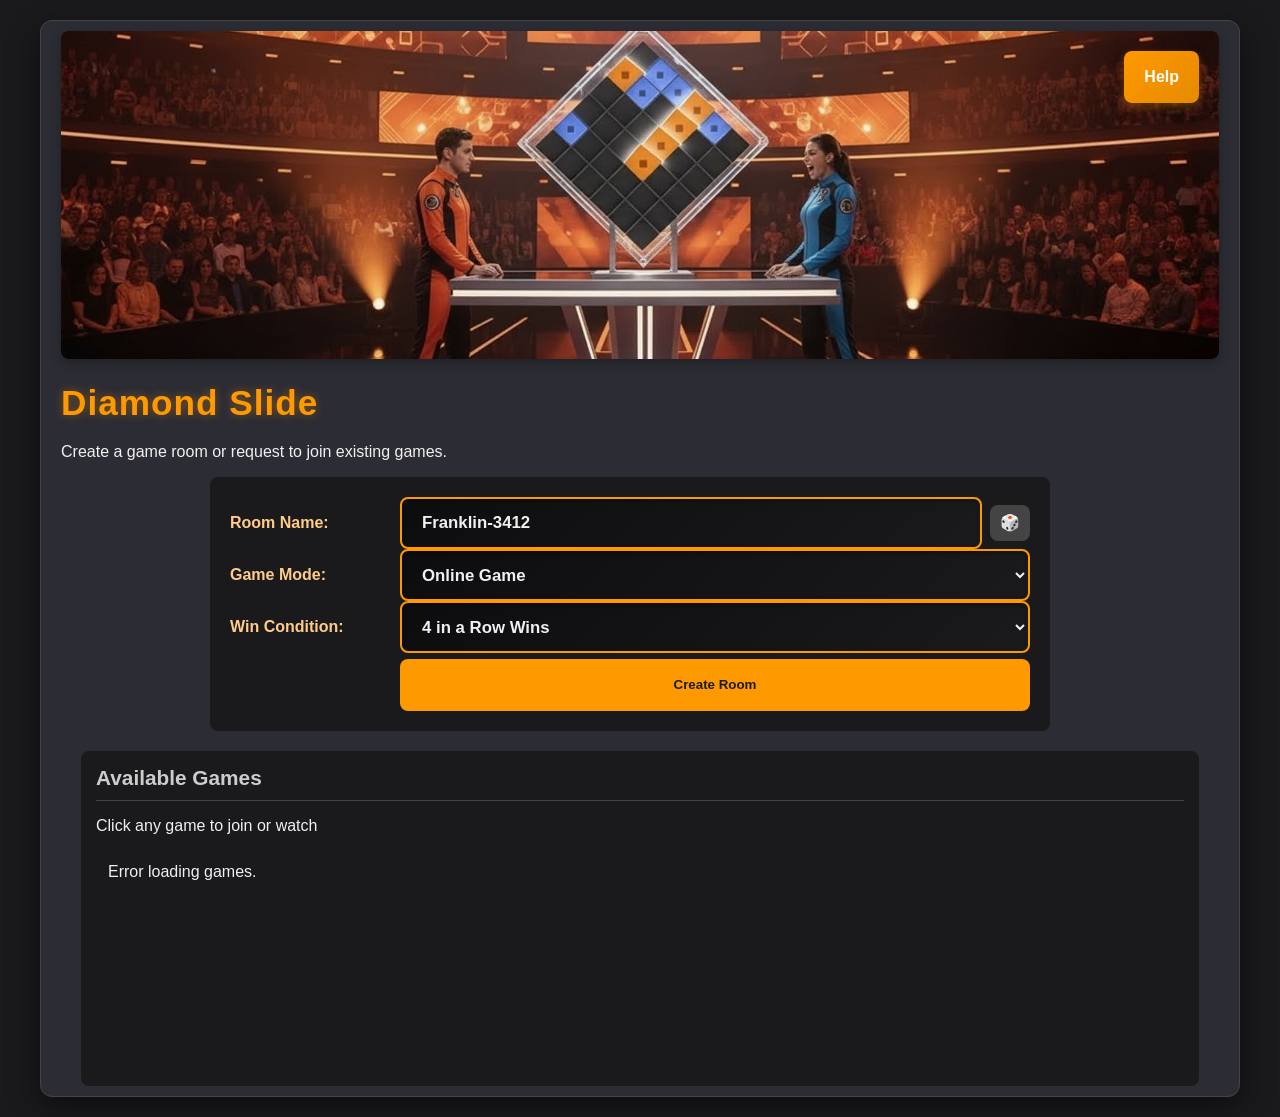
<file: index.html>
<!DOCTYPE html>
<!-- Version 12.37 - Cleanup: removed AI components and dead code refs -->
<html lang="en">
<head>
    <meta charset="UTF-8">
    <meta name="viewport" content="width=device-width, initial-scale=1.0">
    <title>Diamond Slide - Lobby</title>
    <link rel="stylesheet" href="style.css">
    <link rel="stylesheet" href="form-fields.css">
    <style>
        /* V12.29 - Shorter lobby, no fixed viewport height */
        html, body {
            height: auto;
            overflow: auto;
        }
        .lobby-container {
            height: auto;
            max-height: none;
            min-height: 500px;
            overflow-y: visible;
            box-sizing: border-box;
        }
        /* V12.34 - Compact 800px lobby form on three lines with aligned labels */
        .lobby-section { max-width: 800px; margin: 0 auto 20px; }
        .lobby-controls.lobby-form { display: block; }
        .lobby-form { display: flex; flex-direction: column; gap: 2px; }
        .lobby-form .form-row { display: grid; grid-template-columns: 160px 1fr; align-items: center; gap: 10px; }
        .lobby-form label { margin: 0; color: #ffcc88; font-weight: 600; }
        .lobby-form .field { display: flex; align-items: center; gap: 8px; }
        .lobby-form .field input { flex: 1; }
        .lobby-form .field input, .lobby-form select { width: 100%; }
        .lobby-form .inline-btn { height: 36px; min-width: 40px; width: 40px; padding: 0; font-size: 1em; }
        .lobby-form .actions { margin-top: 6px; }
        /* V12.36 - Shift the three rows slightly left to avoid overflow */
        .lobby-section { position: relative; left: -10px; }
        /* V12.36 - Available Games full width with padding */
        .lobby-columns { width: 100%; padding: 0 20px; box-sizing: border-box; justify-content: flex-start; }
        .lobby-list-container { width: 100%; max-width: none !important; margin: 0 !important; }
        /* Mobile tweaks: narrower label column to prevent overflow */
        @media (max-width: 520px) {
            .lobby-form .form-row { grid-template-columns: 120px 1fr; }
        }
    </style>
</head>
<body>
<div class="lobby-container">
    <div class="lobby-header">
        <img src="game.jpg" alt="Diamond Slide 5 Banner" class="banner-image">
        <div class="game-title">
            <h1>Diamond Slide</h1>
            <p class="lead">Create a game room or request to join existing games.</p>
        </div>
        <button id="helpBtn" class="help-button">Help</button>
        <button id="adminClearBtn" class="help-button" style="margin-left: 10px; display: none; background: #c0392b;">🗑️ Clear All</button>
    </div>

    <div class="lobby-section">
        <div class="lobby-controls lobby-form">
            <div class="form-row">
                <label for="roomNameInput">Room Name:</label>
                <div class="field">
                    <input id="roomNameInput" placeholder="Room Name">
                    <button id="randomNameBtn" type="button" title="Generate random Star Trek name" class="inline-btn">🎲</button>
                </div>
            </div>
            <div class="form-row">
                <label for="gameModeSelect">Game Mode:</label>
                <select id="gameModeSelect">
                    <option value="online" selected>Online Game</option>
                    <option value="computer">vs Computer</option>
                    <option value="local">Local 2-Player</option>
                </select>
            </div>
            <div class="form-row">
                <label for="winConditionSelect">Win Condition:</label>
                <select id="winConditionSelect">
                    <option value="4" selected>4 in a Row Wins</option>
                    <option value="5">5 in a Row Wins</option>
                    <option value="6">6 in a Row Wins</option>
                </select>
            </div>
            <div class="form-row actions">
                <div></div>
                <button id="createBtn" class="primary-action">Create Room</button>
            </div>
        </div>
    </div>

    <!-- V12.28 - Single column for available games (join requests removed) -->
        <div class="lobby-columns">
        <div class="lobby-list-container">
            <h2>Available Games</h2>
            <p class="help-text">Click any game to join or watch</p>
            <ul id="gamesList" class="game-list">
                <li>Loading...</li>
            </ul>
        </div>
    </div>
    <!-- Hidden for JS compatibility -->
    <ul id="requestsList" style="display:none;"></ul>

</div>

<script>
    const roomNameInput = document.getElementById('roomNameInput');
    const createBtn = document.getElementById('createBtn');
    const gameModeSelect = document.getElementById('gameModeSelect');
    const winConditionSelect = document.getElementById('winConditionSelect');
    const gamesList = document.getElementById('gamesList');
    const requestsList = document.getElementById('requestsList');
    const helpBtn = document.getElementById('helpBtn');
    const randomNameBtn = document.getElementById('randomNameBtn');
    const adminClearBtn = document.getElementById('adminClearBtn');

    const API_URL = 'api.php';

    // Star Trek themed room name generator
    const trekPrefixes = ['USS', 'NCC', 'NX', 'ISS', 'HMS', 'SS'];
    const trekShips = ['Enterprise', 'Voyager', 'Defiant', 'Discovery', 'Reliant', 'Excelsior',
        'Prometheus', 'Titan', 'Cerritos', 'Protostar', 'Stargazer', 'Phoenix', 'Shenzhou',
        'Kelvin', 'Franklin', 'Vengeance', 'Constellation', 'Hood', 'Lexington', 'Potemkin',
        'Yorktown', 'Farragut', 'Intrepid', 'Saratoga', 'Melbourne', 'Challenger', 'Buran'];
    const trekLocations = ['Alpha Quadrant', 'Delta Quadrant', 'Deep Space', 'Sector 31',
        'Neutral Zone', 'Bajoran', 'Cardassian', 'Romulan', 'Klingon', 'Vulcan', 'Andorian',
        'Risa', 'Starbase', 'Utopia Planitia', 'Wolf 359', 'Khitomer', 'Qo\'noS',
        'Ten Forward', 'Ready Room', 'Holodeck', 'Transporter Room', 'Sick Bay', 'Cargo Bay',
        'Jefferies Tube', 'Shuttle Bay', 'Observation Lounge', 'Astrometrics'];
    const trekSuffixes = ['Bridge', 'Mission', 'Protocol', 'Maneuver', 'Gambit', 'Directive',
        'Incident', 'Experiment', 'Encounter', 'Expedition', 'Command', 'Fleet'];

    function generateTrekName() {
        const style = Math.floor(Math.random() * 3);
        if (style === 0) {
            // USS Ship style
            const prefix = trekPrefixes[Math.floor(Math.random() * trekPrefixes.length)];
            const ship = trekShips[Math.floor(Math.random() * trekShips.length)];
            return `${prefix} ${ship}`;
        } else if (style === 1) {
            // Location + Suffix style
            const location = trekLocations[Math.floor(Math.random() * trekLocations.length)];
            const suffix = trekSuffixes[Math.floor(Math.random() * trekSuffixes.length)];
            return `${location} ${suffix}`;
        } else {
            // Ship + number style
            const ship = trekShips[Math.floor(Math.random() * trekShips.length)];
            const num = Math.floor(Math.random() * 9000) + 1000;
            return `${ship}-${num}`;
        }
    }

    // Generate initial random name
    roomNameInput.value = generateTrekName();

    // Randomize button click
    randomNameBtn.addEventListener('click', () => {
        roomNameInput.value = generateTrekName();
        roomNameInput.focus();
    });

    // Admin mode - requires password
    let isAdminMode = false;
    const ADMIN_PASSWORD = 'xyzzy';

    // Check URL for admin hint (doesn't grant access, just shows button)
    const urlParams = new URLSearchParams(window.location.search);
    if (urlParams.has('admin')) {
        adminClearBtn.style.display = 'inline-block';
    }

    // Admin clear all button - requires password
    adminClearBtn.addEventListener('click', async () => {
        // Prompt for password if not already authenticated
        if (!isAdminMode) {
            const enteredPassword = prompt('Enter admin password:');
            if (enteredPassword !== ADMIN_PASSWORD) {
                alert('Incorrect password.');
                return;
            }
            isAdminMode = true;
        }

        if (!confirm('Are you sure you want to DELETE ALL GAMES? This cannot be undone!')) {
            return;
        }
        try {
            const res = await fetch(API_URL + '?action=admin_reset', {
                method: 'POST',
                headers: { 'Content-Type': 'application/json' },
                body: JSON.stringify({ password: ADMIN_PASSWORD })
            });
            const data = await res.json();
            if (data.ok) {
                alert(`All games cleared! ${data.files_reset} games deleted.`);
                fetchAndRenderLists();
            } else {
                alert('Clear failed: ' + (data.error || 'Unknown error'));
            }
        } catch (e) {
            alert('Failed to connect to server.');
        }
    });

    function saveSecret(gameId, secret, role) {
        localStorage.setItem(`game_${gameId}_secret`, secret);
        localStorage.setItem(`game_${gameId}_role`, role);
    }

    // navigateToGame: optional secret and role will be appended to help the game page persist identity
    function navigateToGame(gameId, mode, connectN, secret, role) {
        let extra = '';
        if (mode && mode !== 'online') extra = `&mode=${encodeURIComponent(mode)}`;
        if (connectN) extra += `&connectN=${encodeURIComponent(connectN)}`;
        if (secret) extra += `&secret=${encodeURIComponent(secret)}`;
        if (role) extra += `&role=${encodeURIComponent(role)}`;
        window.location = `game.html?server=${encodeURIComponent(API_URL)}&id=${encodeURIComponent(gameId)}${extra}`;
    }

    async function fetchAndRenderLists() {
        try {
            const res = await fetch(API_URL + '?action=list');
            const data = await res.json();
            if (!data.ok) throw new Error(data.error || 'Failed to fetch lists');

            renderGamesList([...(data.waiting || []), ...(data.active || [])]);
            await fetchJoinRequests();
        } catch (e) {
            console.error("Could not fetch game lists:", e);
            gamesList.innerHTML = '<li>Error loading games.</li>';
        }
    }

    function renderGamesList(games) {
        gamesList.innerHTML = '';
        if (games.length === 0) {
            gamesList.innerHTML = '<li>No games available.</li>';
            return;
        }
        games.forEach(game => {
            const li = document.createElement('li');
            const isWaiting = game.status === 'waiting';
            const isActive = game.status === 'active';

            let statusText = '';
            if (isWaiting) {
                const timeleft = Math.max(0, 600 - (Date.now()/1000 - game.createdAt));
                const minutes = Math.floor(timeleft / 60).toString().padStart(2, '0');
                const seconds = Math.floor(timeleft % 60).toString().padStart(2, '0');
                statusText = `[expires in ${minutes}:${seconds}]`;
            } else if (isActive) {
                statusText = `🟠 ${game.score ? game.score.orange : 0} - ${game.score ? game.score.blue : 0} 🔵`;
            }

            li.innerHTML = `
                <span class="game-name">${game.name}</span>
                <span class="game-status">${statusText}</span>
            `;

            const requestBtn = document.createElement('button');
            requestBtn.textContent = isWaiting ? 'Join Game' : 'Watch Game';
            requestBtn.onclick = () => joinGame(game.id, game.name, game.connectN);
            li.appendChild(requestBtn);
            gamesList.appendChild(li);
        });
    }

    async function joinGame(gameId, gameName, connectN) {
        // No player names used in this game; auto-join as player (Blue/Orange assigned by server)
        const playerName = '';
        try {
            const res = await fetch(API_URL + '?action=join_now', {
                method: 'POST',
                headers: { 'Content-Type': 'application/json' },
                body: JSON.stringify({ gameId: gameId, playerName: playerName.trim(), type: 'join' })
            });
            const data = await res.json();
            if (!data.ok) {
                alert('Could not join: ' + (data.error || 'Unknown error'));
                return;
            }
            if (data.role && (data.role === 'p1' || data.role === 'p2') && data.playerSecret) {
                saveSecret(gameId, data.playerSecret, data.role);
            } else if (data.role === 'watch') {
                // store watcher role
                saveSecret(gameId, '', 'watch');
            }
            // Navigate to game; client will pick up secret from localStorage
            navigateToGame(gameId, 'online', connectN || 4, data.playerSecret || '', data.role || 'watch');
        } catch (e) {
            alert('Could not connect to server to join game.');
            console.error('Join error', e);
        }
    }

    // Handle direct join from URL parameter
    function handleDirectJoin() {
        const urlParams = new URLSearchParams(window.location.search);
        const joinGameId = urlParams.get('join');
        if (joinGameId) {
            // Remove the join parameter from URL to clean it up
            const newUrl = window.location.pathname + window.location.hash;
            window.history.replaceState({}, document.title, newUrl);
            // Try to join the game
            joinGame(joinGameId, 'Direct Join', 4);
        }
    }


    // No join requests/approval needed. All games are joinable instantly.
    function fetchJoinRequests() {
        requestsList.innerHTML = '<li>All games are open to join or watch.</li>';
    }

    async function handleJoinRequest(gameId, gameName, isJoin) {
        const playerName = prompt(`Enter your name to request to ${isJoin ? 'join' : 'watch'} "${gameName}":`);
        if (!playerName) return;

        try {
            const res = await fetch(API_URL + '?action=request_join', {
                method: 'POST',
                headers: { 'Content-Type': 'application/json' },
                body: JSON.stringify({
                    gameId: gameId,
                    playerName: playerName.trim(),
                    type: isJoin ? 'join' : 'watch'
                })
            });
            const data = await res.json();
            if (data.ok) {
                alert(`Request sent! You'll be notified when the host responds.`);
            } else {
                alert('Error sending request: ' + (data.error || 'Unknown error'));
            }
        } catch (e) {
            alert('Could not connect to server to send request.');
        }
    }

    async function handleApproveRequest(requestId, approve) {
        try {
            const res = await fetch(API_URL + '?action=approve_request', {
                method: 'POST',
                headers: { 'Content-Type': 'application/json' },
                body: JSON.stringify({
                    requestId: requestId,
                    approve: approve
                })
            });
            const data = await res.json();
            if (data.ok) {
                if (approve && data.gameUrl) {
                    alert(`Request approved! Player can join at: ${data.gameUrl}`);
                } else {
                    alert(approve ? 'Request approved!' : 'Request denied.');
                }
                fetchJoinRequests(); // Refresh the requests list
            } else {
                alert('Error processing request: ' + (data.error || 'Unknown error'));
            }
        } catch (e) {
            alert('Could not connect to server to process request.');
        }
    }

    createBtn.addEventListener('click', async () => {
        const roomName = roomNameInput.value.trim();
        if (!roomName) {
            alert('Please enter a room name.');
            return;
        }

        const mode = gameModeSelect.value;
        const connectN = parseInt(winConditionSelect.value);

        if (mode === 'computer' || mode === 'local') {
            // For offline modes, navigate directly without server
            navigateToGame('local_' + Date.now(), mode, connectN);
            return;
        }

        try {
            const res = await fetch(API_URL + '?action=create', {
                method: 'POST',
                headers: { 'Content-Type': 'application/json' },
                body: JSON.stringify({
                    name: roomName,
                    connectN: connectN
                })
            });
            const data = await res.json();
            if (data.ok && data.game && data.playerSecret) {
                // Save secret locally and include in the URL so the newly-created game page always recognises the creator
                saveSecret(data.game.id, data.playerSecret, 'p1');
                navigateToGame(data.game.id, 'online', connectN, data.playerSecret, 'p1');
            } else {
                alert('Error creating game: ' + (data.error || 'Unknown error'));
            }
        } catch (e) {
            alert('Could not connect to server to create game.');
        }
    });

    // Help button functionality
    helpBtn.addEventListener('click', () => {
        window.open('help.html', '_blank');
    });

    // Download button removed in V12.34

    // Fetch lists on page load and then every 5 seconds
    fetchAndRenderLists();
    setInterval(fetchAndRenderLists, 5000);

    // Handle direct join from URL
    handleDirectJoin();

</script>
</body>
</html>
</file>
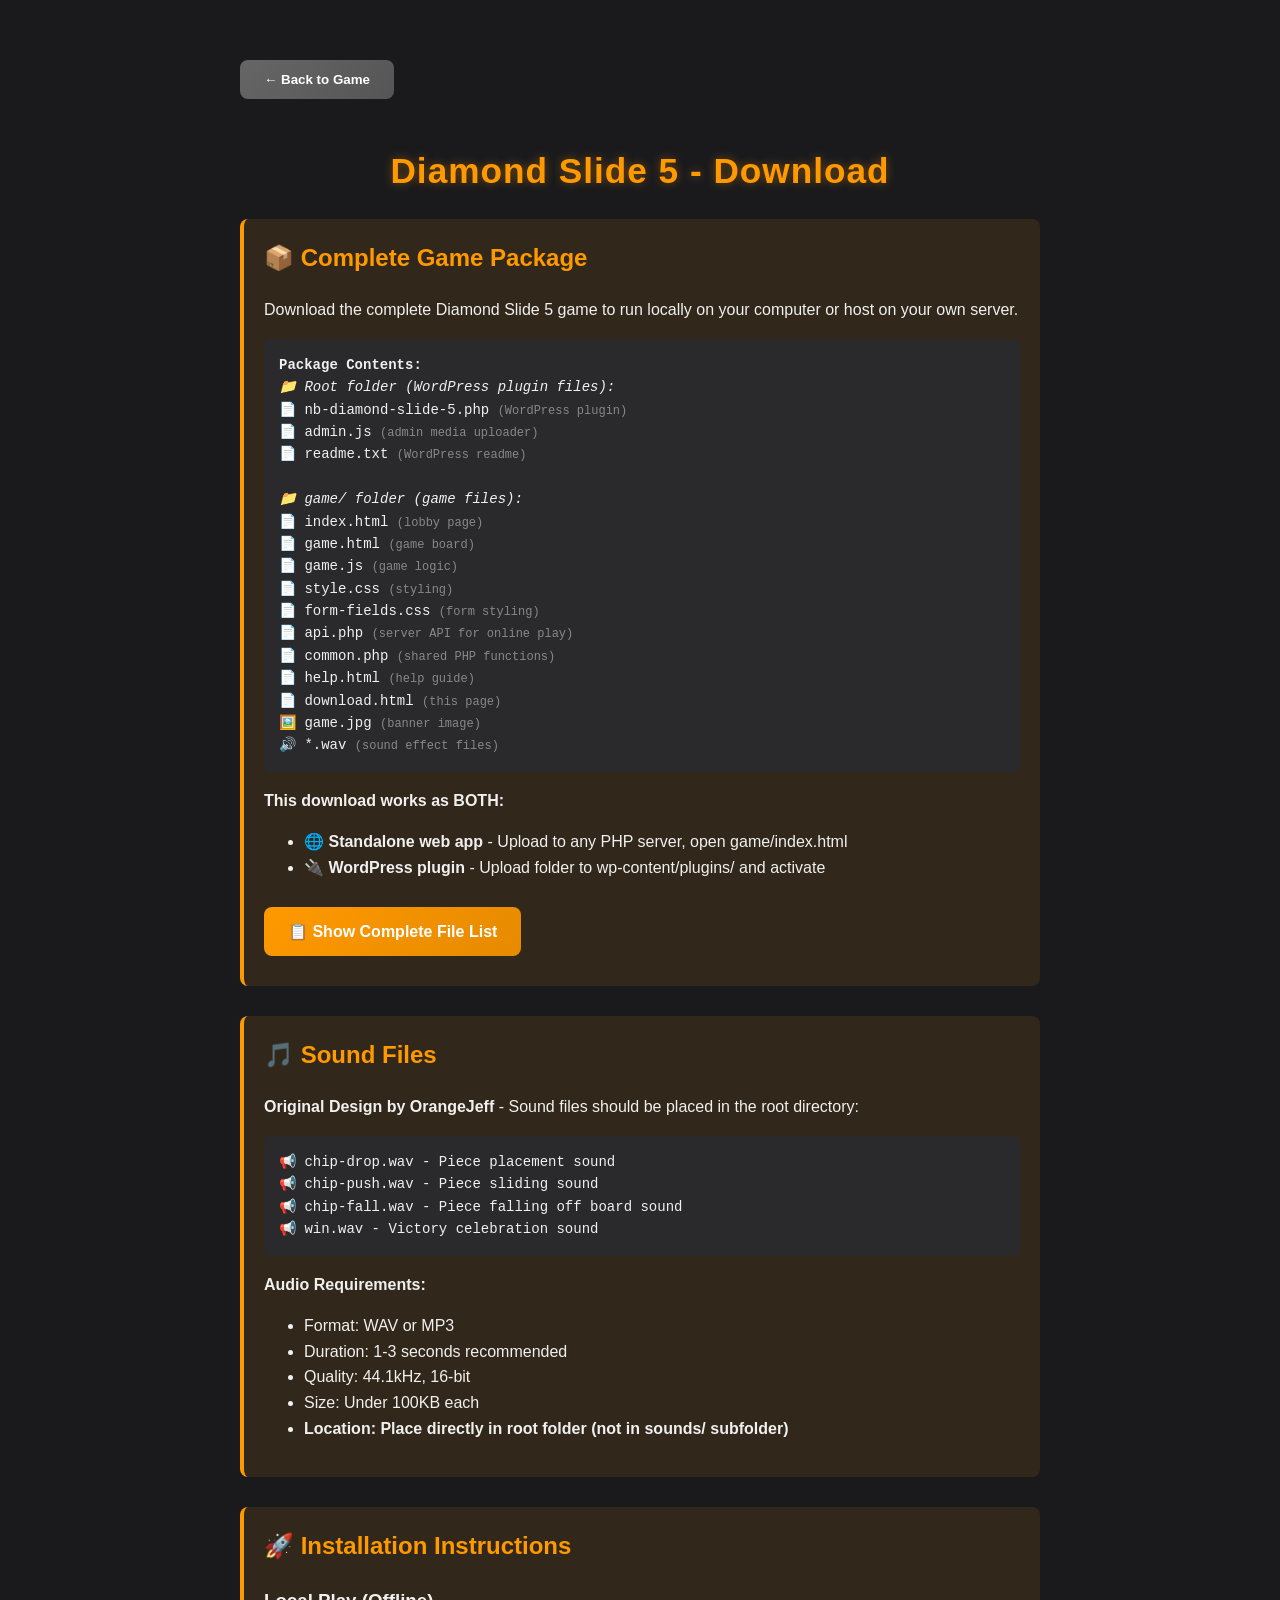
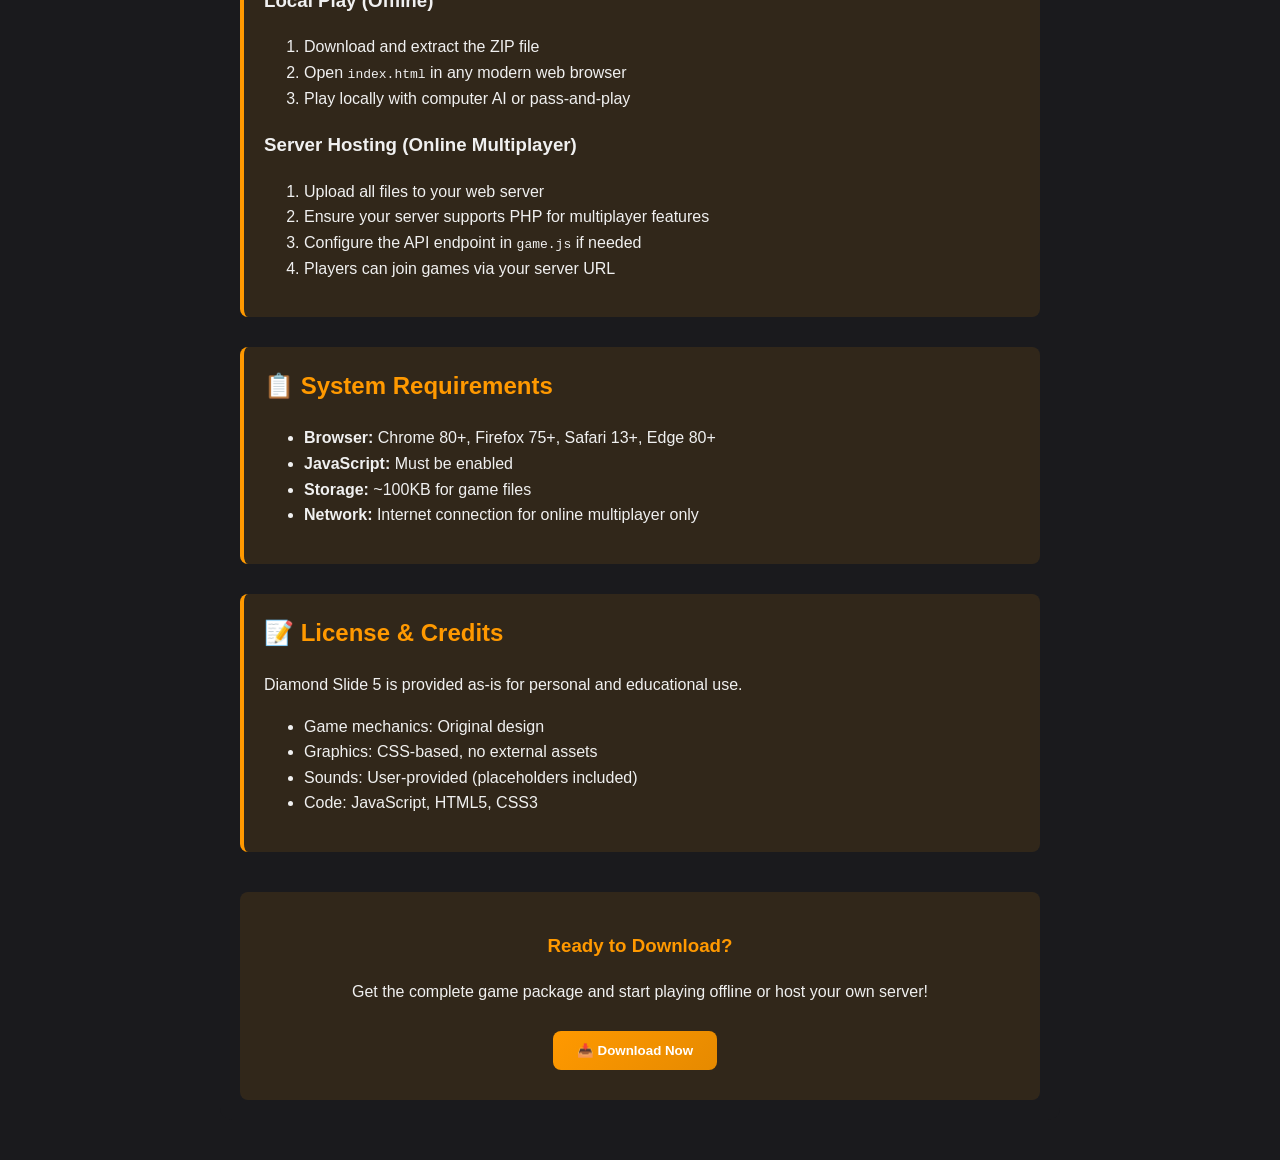
<file: download.html>
<!DOCTYPE html>
<html lang="en">
<head>
    <meta charset="UTF-8">
    <meta name="viewport" content="width=device-width, initial-scale=1.0">
    <title>Diamond Slide 5 - Download</title>
    <link rel="stylesheet" href="style.css">
    <style>
        .download-container {
            max-width: 800px;
            margin: 20px auto;
            padding: 20px;
            background: #1a1a1d;
            border-radius: 12px;
            color: #f0f0f0;
            line-height: 1.6;
        }
        .download-section {
            margin-bottom: 30px;
            padding: 20px;
            background: rgba(255, 153, 0, 0.1);
            border-radius: 8px;
            border-left: 4px solid #ff9900;
        }
        .download-section h2 {
            color: #ff9900;
            margin-top: 0;
        }
        .download-button {
            background: linear-gradient(135deg, #ff9900, #e68a00);
            color: white;
            border: none;
            padding: 12px 24px;
            border-radius: 8px;
            cursor: pointer;
            font-weight: 600;
            text-decoration: none;
            display: inline-block;
            margin: 10px 10px 10px 0;
            transition: all 0.3s ease;
        }
        .download-button:hover {
            background: linear-gradient(135deg, #ffad33, #ff9900);
            transform: translateY(-2px);
            box-shadow: 0 6px 12px rgba(255, 153, 0, 0.4);
        }
        .file-list {
            background: #2a2a2d;
            padding: 15px;
            border-radius: 6px;
            margin: 15px 0;
            font-family: monospace;
            font-size: 14px;
        }
        .file-size {
            color: #888;
            font-size: 12px;
        }
        .back-button {
            background: linear-gradient(135deg, #666, #555);
            color: white;
            border: none;
            padding: 12px 24px;
            border-radius: 8px;
            cursor: pointer;
            font-weight: 600;
            margin-bottom: 20px;
        }
        .back-button:hover {
            background: linear-gradient(135deg, #777, #666);
        }
    </style>
</head>
<body>
<div class="download-container">
    <button class="back-button" onclick="window.location.href='index.html'">← Back to Game</button>

    <h1 style="color: #ff9900; text-align: center;">Diamond Slide 5 - Download</h1>

    <div class="download-section">
        <h2>📦 Complete Game Package</h2>
        <p>Download the complete Diamond Slide 5 game to run locally on your computer or host on your own server.</p>

        <div class="file-list">
            <strong>Package Contents:</strong><br>
            <em>📁 Root folder (WordPress plugin files):</em><br>
            📄 nb-diamond-slide-5.php <span class="file-size">(WordPress plugin)</span><br>
            📄 admin.js <span class="file-size">(admin media uploader)</span><br>
            📄 readme.txt <span class="file-size">(WordPress readme)</span><br><br>
            <em>📁 game/ folder (game files):</em><br>
            📄 index.html <span class="file-size">(lobby page)</span><br>
            📄 game.html <span class="file-size">(game board)</span><br>
            📄 game.js <span class="file-size">(game logic)</span><br>
            📄 style.css <span class="file-size">(styling)</span><br>
            📄 form-fields.css <span class="file-size">(form styling)</span><br>
            📄 api.php <span class="file-size">(server API for online play)</span><br>
            📄 common.php <span class="file-size">(shared PHP functions)</span><br>
            📄 help.html <span class="file-size">(help guide)</span><br>
            📄 download.html <span class="file-size">(this page)</span><br>
            🖼️ game.jpg <span class="file-size">(banner image)</span><br>
            🔊 *.wav <span class="file-size">(sound effect files)</span>
        </div>

        <p><strong>This download works as BOTH:</strong></p>
        <ul>
            <li>🌐 <strong>Standalone web app</strong> - Upload to any PHP server, open game/index.html</li>
            <li>🔌 <strong>WordPress plugin</strong> - Upload folder to wp-content/plugins/ and activate</li>
        </ul>

        <a href="#" class="download-button" onclick="showFileList()">
            📋 Show Complete File List
        </a>
    </div>

    <div class="download-section">
        <h2>🎵 Sound Files</h2>
        <p><strong>Original Design by OrangeJeff</strong> - Sound files should be placed in the root directory:</p>

        <div class="file-list">
            📢 chip-drop.wav - Piece placement sound<br>
            📢 chip-push.wav - Piece sliding sound<br>
            📢 chip-fall.wav - Piece falling off board sound<br>
            📢 win.wav - Victory celebration sound
        </div>

        <p><strong>Audio Requirements:</strong></p>
        <ul>
            <li>Format: WAV or MP3</li>
            <li>Duration: 1-3 seconds recommended</li>
            <li>Quality: 44.1kHz, 16-bit</li>
            <li>Size: Under 100KB each</li>
            <li><strong>Location: Place directly in root folder (not in sounds/ subfolder)</strong></li>
        </ul>
    </div>

    <div class="download-section">
        <h2>🚀 Installation Instructions</h2>
        <h3>Local Play (Offline)</h3>
        <ol>
            <li>Download and extract the ZIP file</li>
            <li>Open <code>index.html</code> in any modern web browser</li>
            <li>Play locally with computer AI or pass-and-play</li>
        </ol>

        <h3>Server Hosting (Online Multiplayer)</h3>
        <ol>
            <li>Upload all files to your web server</li>
            <li>Ensure your server supports PHP for multiplayer features</li>
            <li>Configure the API endpoint in <code>game.js</code> if needed</li>
            <li>Players can join games via your server URL</li>
        </ol>
    </div>

    <div class="download-section">
        <h2>📋 System Requirements</h2>
        <ul>
            <li><strong>Browser:</strong> Chrome 80+, Firefox 75+, Safari 13+, Edge 80+</li>
            <li><strong>JavaScript:</strong> Must be enabled</li>
            <li><strong>Storage:</strong> ~100KB for game files</li>
            <li><strong>Network:</strong> Internet connection for online multiplayer only</li>
        </ul>
    </div>

    <div class="download-section">
        <h2>📝 License & Credits</h2>
        <p>Diamond Slide 5 is provided as-is for personal and educational use.</p>
        <ul>
            <li>Game mechanics: Original design</li>
            <li>Graphics: CSS-based, no external assets</li>
            <li>Sounds: User-provided (placeholders included)</li>
            <li>Code: JavaScript, HTML5, CSS3</li>
        </ul>
    </div>

    <div style="text-align: center; margin-top: 40px; padding: 20px; background: rgba(255, 153, 0, 0.1); border-radius: 8px;">
        <h3 style="color: #ff9900;">Ready to Download?</h3>
        <p>Get the complete game package and start playing offline or host your own server!</p>
        <button class="download-button" onclick="downloadGameFiles()">📥 Download Now</button>
    </div>
</div>

<script>
function showFileList() {
    alert('Complete File List for Diamond Slide 5:\n\n' +
          'Required Files:\n' +
          '• index.html - Lobby/main page\n' +
          '• game.html - Game board page\n' +
          '• game.js - Game logic & AI\n' +
          '• style.css - Main styling\n' +
          '• form-fields.css - Form styling\n' +
          '• api.php - Server API (online play)\n' +
          '• common.php - Shared PHP functions\n' +
          '• help.html - Help documentation\n' +
          '• download.html - This page\n' +
          '• game.jpg - Banner image\n\n' +
          'Sound Files (in game folder):\n' +
          '• chip-drop.wav\n' +
          '• chip-push.wav\n' +
          '• chip-fall.wav\n' +
          '• win.wav\n\n' +
          'WordPress Plugin Files (in root):\n' +
          '• nb-diamond-slide-5.php\n' +
          '• admin.js\n' +
          '• readme.txt');
}

function downloadGameFiles() {
    // Try to download the ZIP file from parent folder
    const zipUrl = '../DiamondSlide5.zip';

    // Create a link and trigger download
    const a = document.createElement('a');
    a.href = zipUrl;
    a.download = 'DiamondSlide5.zip';
    document.body.appendChild(a);
    a.click();
    document.body.removeChild(a);

    // Show message about what's included
    setTimeout(() => {
        alert('Download started!\n\n' +
              'The ZIP includes:\n' +
              '✅ Complete standalone web game\n' +
              '✅ WordPress plugin (just upload to /plugins/)\n' +
              '✅ All sounds and graphics\n' +
              '✅ Help documentation\n\n' +
              'For standalone: Upload to any PHP server and open game/index.html\n' +
              'For WordPress: Upload entire folder to wp-content/plugins/ and activate');
    }, 500);
}
</script>
</body>
</html>
</file>
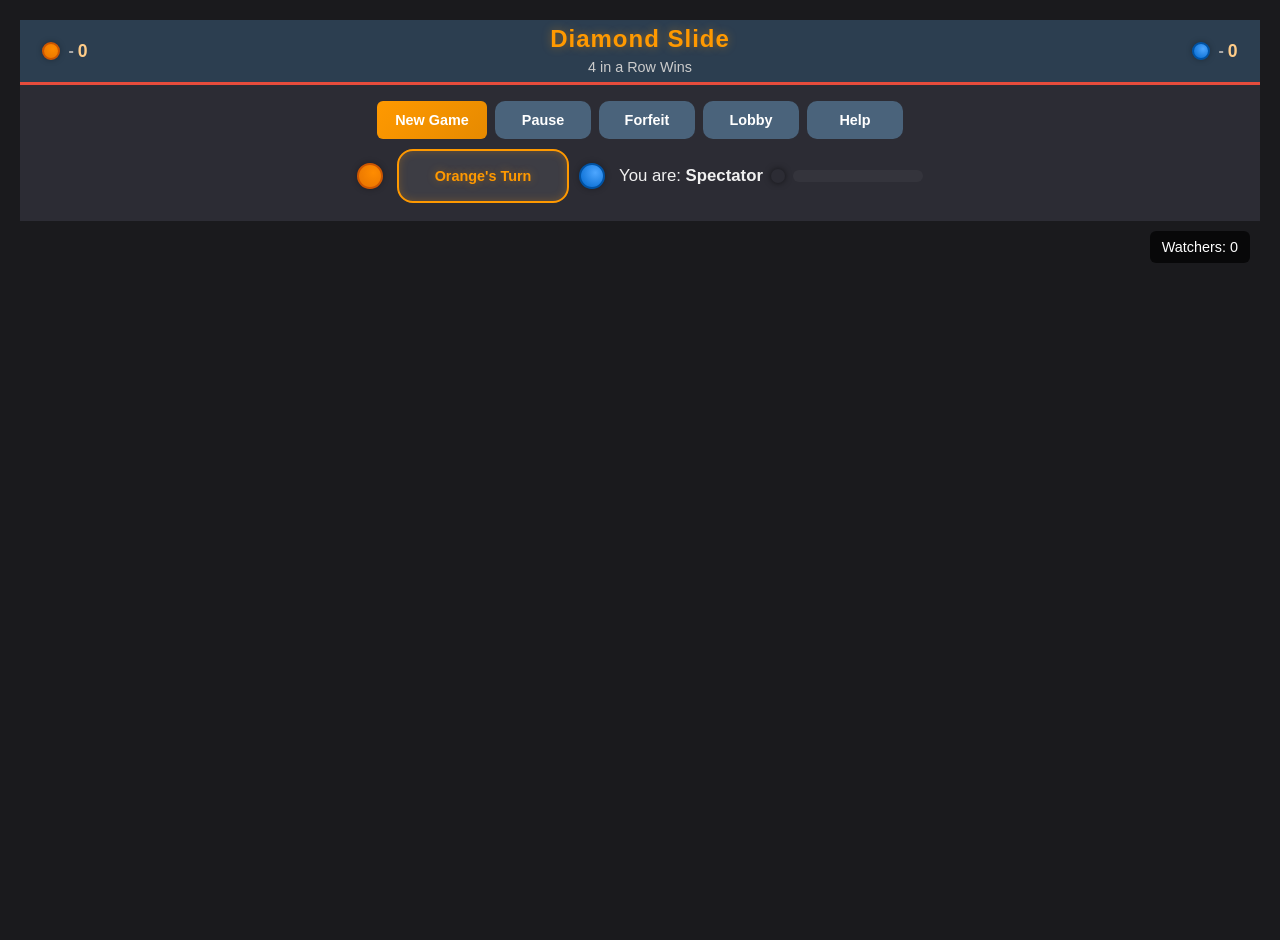
<file: game.html>
<!DOCTYPE html>
<!-- Version 12.40 - One-line turn bar with orange/blue dots around turn bubble and inline status -->
<html lang="en">
<head>
    <meta charset="UTF-8">
    <meta name="viewport" content="width=device-width, initial-scale=1.0">
    <title>Diamond Slide</title>
    <link rel="stylesheet" href="style.css">
    <link rel="stylesheet" href="form-fields.css">
    <style>
        /* V12.32 - Mobile-friendly: natural page scrolling */
        html, body {
            height: auto !important;
            min-height: 100% !important;
            overflow: auto !important;
        }
        .game-layout {
            min-height: 100vh !important;
            height: auto !important;
            max-height: none !important;
            overflow: visible !important;
            box-sizing: border-box;
        }
        /* V12.32 - Responsive player boxes - shrink on mobile */
        .player-box {
            width: 200px;
            min-width: 120px;
            max-width: 200px;
            flex: 1 1 auto;
        }

        /* V12.32 - Header goes vertical on small screens */
        @media (max-width: 700px) {
            .game-header {
                flex-direction: column !important;
                align-items: center !important;
                gap: 10px !important;
                padding: 10px !important;
            }
            .player-box {
                width: 100% !important;
                max-width: 300px !important;
                min-width: auto !important;
                flex: 0 0 auto !important;
            }
            .header-center-column {
                order: -1 !important;
                margin: 0 !important;
            }
            .header-center-column h1 {
                font-size: 1.3em !important;
            }
            .center-controls {
                flex-wrap: wrap !important;
                gap: 6px !important;
            }
            .center-controls button {
                width: auto !important;
                min-width: 60px !important;
                padding: 6px 10px !important;
                font-size: 0.8em !important;
            }
            .turn-indicator-inline {
                min-width: 100px !important;
            }
        }
        /* V12.39 - Score display with centered dashes between dot and number */
        .score-display { display: flex; align-items: center; gap: 4px; font-weight: 600; min-width: 60px; justify-content: center; }
        .score-display .player-circle { width: 14px; height: 14px; }
        .score-display span:nth-child(2) { font-size: 1em; color: #aaa; }
        .blue-score { flex-direction: row-reverse; }
        .score-value { font-size: 1.1em; color: #ffcc88; }
        /* V12.39 - Compact command bar with centered layout, no orange border */
        .center-controls {
            display: flex;
            flex-direction: column;
            justify-content: center;
            align-items: center;
            gap: 10px;
            padding: 8px 12px;
            margin: 8px auto 10px;
            width: 100%;
            max-width: 800px;
            box-sizing: border-box;
            background: transparent;
            border: none;
            border-radius: 12px;
            box-shadow: none;
        }
        .top-actions { display: flex; gap: 8px; align-items: center; justify-content: center; flex-wrap: wrap; }
        .turn-line { display: flex; align-items: center; justify-content: center; gap: 10px; width: 100%; }
        .center-controls button {
            padding: 7px 14px;
            font-size: 0.9em;
            background-color: #4a637b;
            border: none;
            border-radius: 10px;
            color: white;
            cursor: pointer;
            min-width: 96px;
            text-align: center;
            flex-shrink: 0;
            height: 38px;
        }
        .center-controls button:hover {
            background-color: #5b7a99;
        }
        /* New Game button orange themed */
        .center-controls #new-game {
            min-width: 110px;
            background: linear-gradient(135deg, #ff9900, #e68a00);
        }
        .center-controls #new-game:hover {
            background: linear-gradient(135deg, #ffad33, #ff9900);
        }
        /* V12.28 - Inline turn indicator in center controls */
        .turn-indicator-inline {
            display: flex;
            align-items: center;
            gap: 8px;
            padding: 6px 14px;
            background: rgba(255, 255, 255, 0.08);
            border-radius: 16px;
            border: 2px solid #ff9900;
            min-width: 140px;
            min-height: 38px;
            justify-content: center;
            box-shadow: inset 0 0 8px rgba(255, 153, 0, 0.25);
        }
        .you-are-inline { display: flex; align-items: center; gap: 8px; }
        /* V12.36 - Removed large player box outlines */
        .turn-indicator-inline .player-circle {
            width: 16px;
            height: 16px;
            margin: 0;
        }
        .turn-indicator-inline #turn-text {
            font-size: 0.9em;
            font-weight: bold;
            color: #ff9900;
        }
        .turn-indicator-inline.blue-turn {
            border-color: #66aaff;
        }
        .turn-indicator-inline.blue-turn #turn-text {
            color: #66aaff;
        }
    </style>
</head>
<body>
    <div class="game-layout">
        <header class="game-header">
            <div class="score-display orange-score">
                <span class="player-circle orange"></span>
                <span>-</span>
                <span id="p1-score" class="score-value">0</span>
            </div>

            <div class="header-center-column">
                <h1>Diamond Slide</h1>
                <span id="room-name" class="room-name"></span>
                <div id="win-condition" class="win-condition">4 in a Row Wins</div>
            </div>

            <div class="score-display blue-score">
                <span id="p2-score" class="score-value">0</span>
                <span>-</span>
                <span class="player-circle blue"></span>
            </div>
        </header>

        <!-- V12.28 - Combined controls and turn indicator on one line -->
        <div class="center-controls">
            <div class="top-actions">
                <button id="new-game">New Game</button>
                <button id="pause-game">Pause</button>
                <button id="forfeit-btn">Forfeit</button>
                <button id="lobby-btn-main">Lobby</button>
                <button id="helpBtnGame">Help</button>
            </div>

            <div class="turn-line">
                <span class="player-circle orange"></span>
                <div id="turn-indicator" class="turn-indicator-inline">
                    <span id="turn-text">Orange's Turn</span>
                </div>
                <span class="player-circle blue"></span>
                <div id="you-are-inline" class="you-are-inline">
                    <span id="you-are" class="you-are">You are: <strong id="you-are-color">Spectator</strong></span>
                    <span id="you-are-dot" class="you-are-dot"></span>
                    <span id="turn-timer" class="turn-timer"></span>
                </div>
            </div>
        </div>
        <!-- Hidden container for JS compatibility -->
        <div id="turn-indicator-container" style="display:none;"></div>

        <!-- You-are moved into top bar in V12.34 -->


    <!-- Game status messages -->
    <div id="game-status" class="game-status">Ready to play!</div>

    <!-- In-game warning/error message box -->
    <div id="game-message-box" class="game-message-box" style="display:none;"></div>

    <main id="game-container">
        <!-- Centered New Game button below red line -->
        <div style="width:100%;text-align:center;margin:24px 0 8px 0;">

        </div>
            <!-- Sound Effects -->
            <audio id="sound-chip-drop" src="chip-drop.wav" preload="auto" onerror="console.log('Failed to load chip-drop.wav')"></audio>
            <audio id="sound-chip-push" src="chip-push.wav" preload="auto" onerror="console.log('Failed to load chip-push.wav')"></audio>
            <audio id="sound-chip-fall" src="chip-fall.wav" preload="auto" onerror="console.log('Failed to load chip-fall.wav')"></audio>
            <audio id="sound-win" src="win.wav" preload="auto" onerror="console.log('Failed to load win.wav')"></audio>
            <!-- NOTE: You need to provide the sound files in the root folder -->

            <!-- Version 13.5 - Quarter turn rotation for diamond theme -->
            <div id="diamond-rotator">
                <div id="board-area">
                    <!-- Selectors will be dynamically created here -->
                    <div id="game-board-wrapper">
                        <div id="game-board"></div>
                    </div>
                </div>
            </div>
            <!-- Timer modals will be injected here -->

            <div id="watchers-info" class="watchers-info">
                <span id="watchers-count">Watchers: 0</span>
            </div>
        </main>
    </div>
    <script src="game.js"></script>
</body>
</html>
</file>
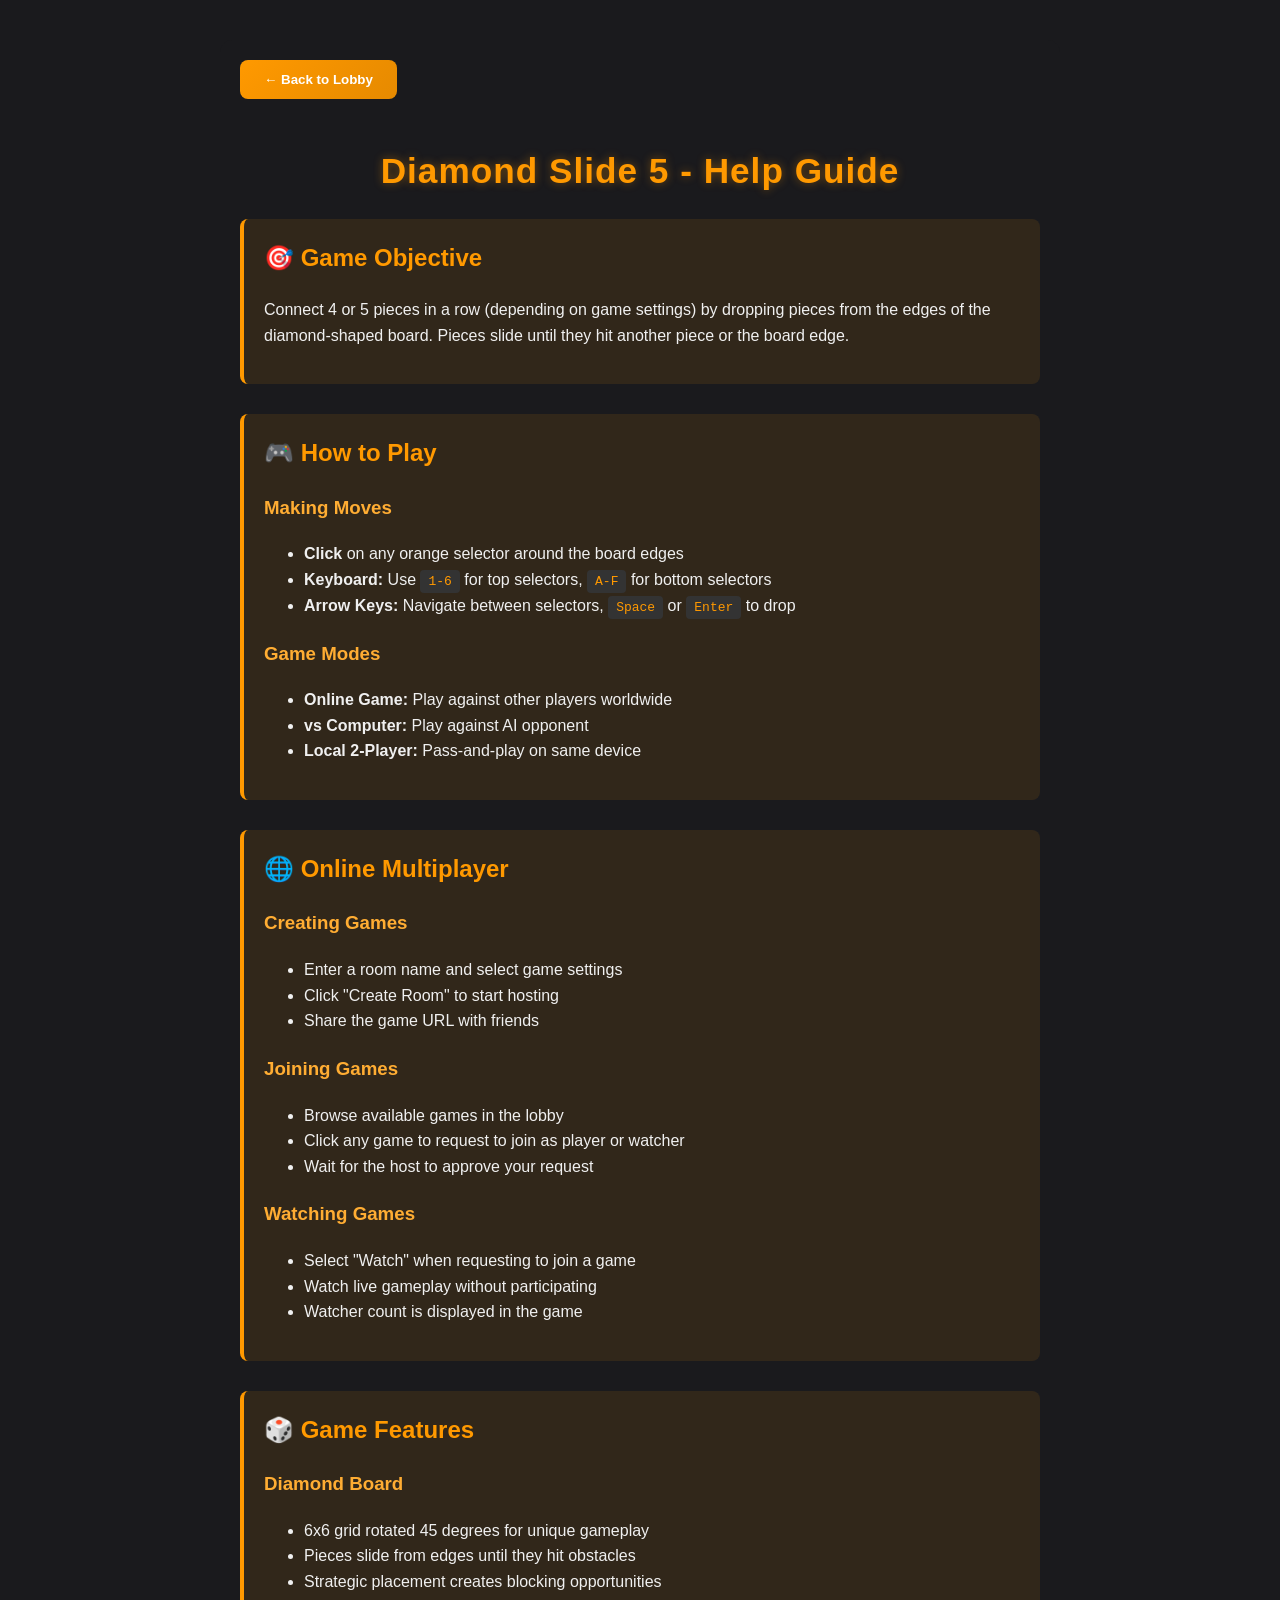
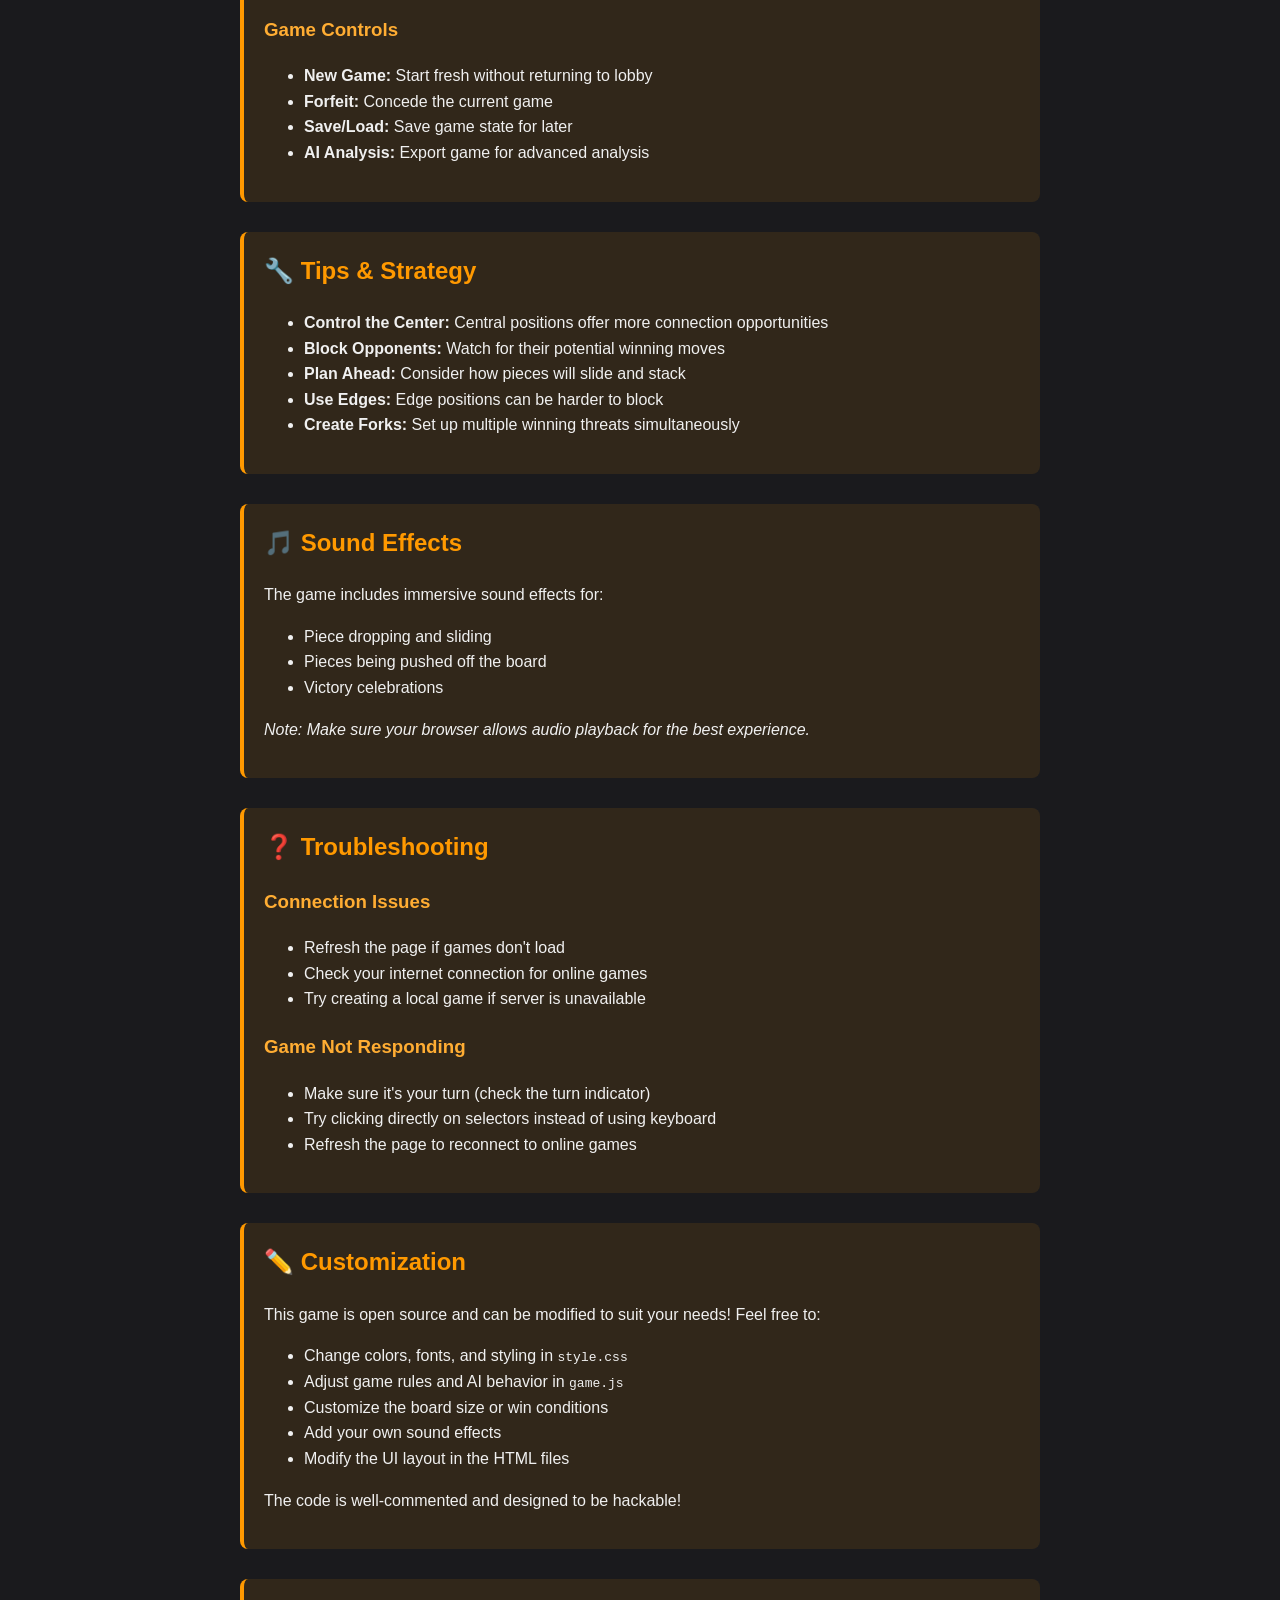
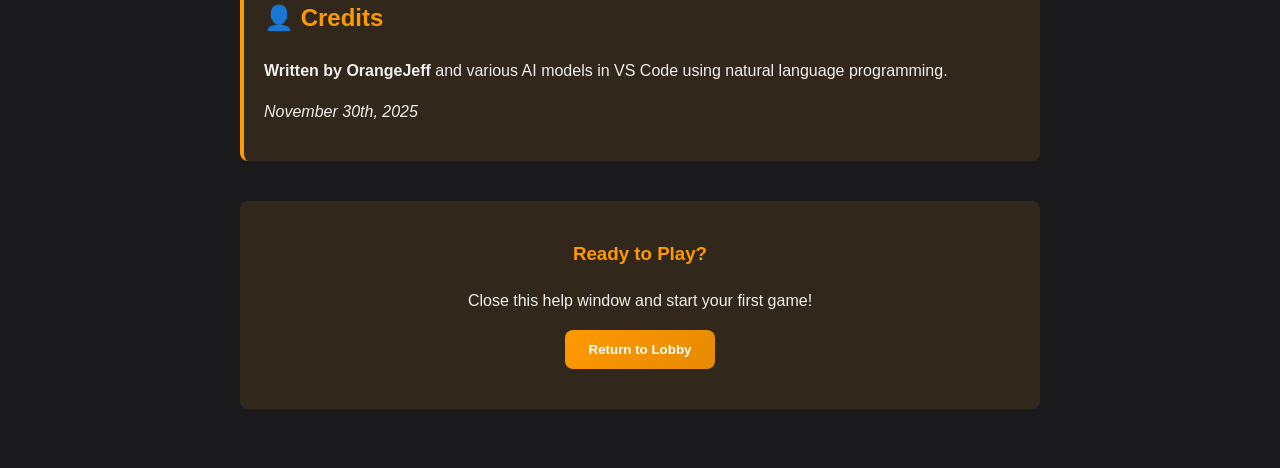
<file: help.html>
<!DOCTYPE html>
<html lang="en">
<head>
    <meta charset="UTF-8">
    <meta name="viewport" content="width=device-width, initial-scale=1.0">
    <title>Diamond Slide 5 - Help</title>
    <link rel="stylesheet" href="style.css">
    <style>
        .help-container {
            max-width: 800px;
            margin: 20px auto;
            padding: 20px;
            background: #1a1a1d;
            border-radius: 12px;
            color: #f0f0f0;
            line-height: 1.6;
        }
        .help-section {
            margin-bottom: 30px;
            padding: 20px;
            background: rgba(255, 153, 0, 0.1);
            border-radius: 8px;
            border-left: 4px solid #ff9900;
        }
        .help-section h2 {
            color: #ff9900;
            margin-top: 0;
        }
        .help-section h3 {
            color: #ffad33;
            margin-top: 20px;
        }
        .key-combo {
            background: #333;
            padding: 4px 8px;
            border-radius: 4px;
            font-family: monospace;
            color: #ff9900;
        }
        .back-button {
            background: linear-gradient(135deg, #ff9900, #e68a00);
            color: white;
            border: none;
            padding: 12px 24px;
            border-radius: 8px;
            cursor: pointer;
            font-weight: 600;
            margin-bottom: 20px;
        }
        .back-button:hover {
            background: linear-gradient(135deg, #ffad33, #ff9900);
        }
    </style>
</head>
<body>
<div class="help-container">
    <button class="back-button" onclick="window.close()">← Back to Lobby</button>

    <h1 style="color: #ff9900; text-align: center;">Diamond Slide 5 - Help Guide</h1>

    <div class="help-section">
        <h2>🎯 Game Objective</h2>
        <p>Connect 4 or 5 pieces in a row (depending on game settings) by dropping pieces from the edges of the diamond-shaped board. Pieces slide until they hit another piece or the board edge.</p>
    </div>

    <div class="help-section">
        <h2>🎮 How to Play</h2>
        <h3>Making Moves</h3>
        <ul>
            <li><strong>Click</strong> on any orange selector around the board edges</li>
            <li><strong>Keyboard:</strong> Use <span class="key-combo">1-6</span> for top selectors, <span class="key-combo">A-F</span> for bottom selectors</li>
            <li><strong>Arrow Keys:</strong> Navigate between selectors, <span class="key-combo">Space</span> or <span class="key-combo">Enter</span> to drop</li>
        </ul>

        <h3>Game Modes</h3>
        <ul>
            <li><strong>Online Game:</strong> Play against other players worldwide</li>
            <li><strong>vs Computer:</strong> Play against AI opponent</li>
            <li><strong>Local 2-Player:</strong> Pass-and-play on same device</li>
        </ul>
    </div>

    <div class="help-section">
        <h2>🌐 Online Multiplayer</h2>
        <h3>Creating Games</h3>
        <ul>
            <li>Enter a room name and select game settings</li>
            <li>Click "Create Room" to start hosting</li>
            <li>Share the game URL with friends</li>
        </ul>

        <h3>Joining Games</h3>
        <ul>
            <li>Browse available games in the lobby</li>
            <li>Click any game to request to join as player or watcher</li>
            <li>Wait for the host to approve your request</li>
        </ul>

        <h3>Watching Games</h3>
        <ul>
            <li>Select "Watch" when requesting to join a game</li>
            <li>Watch live gameplay without participating</li>
            <li>Watcher count is displayed in the game</li>
        </ul>
    </div>

    <div class="help-section">
        <h2>🎲 Game Features</h2>
        <h3>Diamond Board</h3>
        <ul>
            <li>6x6 grid rotated 45 degrees for unique gameplay</li>
            <li>Pieces slide from edges until they hit obstacles</li>
            <li>Strategic placement creates blocking opportunities</li>
        </ul>

        <h3>Game Controls</h3>
        <ul>
            <li><strong>New Game:</strong> Start fresh without returning to lobby</li>
            <li><strong>Forfeit:</strong> Concede the current game</li>
            <li><strong>Save/Load:</strong> Save game state for later</li>
            <li><strong>AI Analysis:</strong> Export game for advanced analysis</li>
        </ul>
    </div>

    <div class="help-section">
        <h2>🔧 Tips & Strategy</h2>
        <ul>
            <li><strong>Control the Center:</strong> Central positions offer more connection opportunities</li>
            <li><strong>Block Opponents:</strong> Watch for their potential winning moves</li>
            <li><strong>Plan Ahead:</strong> Consider how pieces will slide and stack</li>
            <li><strong>Use Edges:</strong> Edge positions can be harder to block</li>
            <li><strong>Create Forks:</strong> Set up multiple winning threats simultaneously</li>
        </ul>
    </div>

    <div class="help-section">
        <h2>🎵 Sound Effects</h2>
        <p>The game includes immersive sound effects for:</p>
        <ul>
            <li>Piece dropping and sliding</li>
            <li>Pieces being pushed off the board</li>
            <li>Victory celebrations</li>
        </ul>
        <p><em>Note: Make sure your browser allows audio playback for the best experience.</em></p>
    </div>

    <div class="help-section">
        <h2>❓ Troubleshooting</h2>
        <h3>Connection Issues</h3>
        <ul>
            <li>Refresh the page if games don't load</li>
            <li>Check your internet connection for online games</li>
            <li>Try creating a local game if server is unavailable</li>
        </ul>

        <h3>Game Not Responding</h3>
        <ul>
            <li>Make sure it's your turn (check the turn indicator)</li>
            <li>Try clicking directly on selectors instead of using keyboard</li>
            <li>Refresh the page to reconnect to online games</li>
        </ul>
    </div>

    <div class="help-section">
        <h2>✏️ Customization</h2>
        <p>This game is open source and can be modified to suit your needs! Feel free to:</p>
        <ul>
            <li>Change colors, fonts, and styling in <code>style.css</code></li>
            <li>Adjust game rules and AI behavior in <code>game.js</code></li>
            <li>Customize the board size or win conditions</li>
            <li>Add your own sound effects</li>
            <li>Modify the UI layout in the HTML files</li>
        </ul>
        <p>The code is well-commented and designed to be hackable!</p>
    </div>

    <div class="help-section">
        <h2>👤 Credits</h2>
        <p><strong>Written by OrangeJeff</strong> and various AI models in VS Code using natural language programming.</p>
        <p><em>November 30th, 2025</em></p>
    </div>

    <div style="text-align: center; margin-top: 40px; padding: 20px; background: rgba(255, 153, 0, 0.1); border-radius: 8px;">
        <h3 style="color: #ff9900;">Ready to Play?</h3>
        <p>Close this help window and start your first game!</p>
        <button class="back-button" onclick="window.close()">Return to Lobby</button>
    </div>
</div>
</body>
</html>
</file>
<file: style.css>
/* Diamond shape for falling pieces */
.falling-diamond {
    width: 32px;
    height: 32px;
    background: #ff9900;
    position: absolute;
    border-radius: 8px;
    transform: rotate(45deg);
    box-shadow: 0 0 10px #ff9900;
    border: 2px solid #fff3cc;
}
.falling-diamond.blue {
    background: #4da6ff;
    box-shadow: 0 0 10px #4da6ff;
    border: 2px solid #cce6ff;
}
/* In-game warning/error message box */
.game-message-box {
    display: none;
    position: relative;
    margin: 18px auto 0 auto;
    padding: 16px 24px;
    max-width: 600px;
    background: #ffeded;
    color: #b20000;
    border: 2px solid #b20000;
    border-radius: 10px;
    font-size: 1.15em;
    font-weight: bold;
    box-shadow: 0 2px 12px rgba(178,0,0,0.12);
    z-index: 10;
    text-align: center;
    transition: opacity 0.3s;
}
.game-message-box.warning {
    background: #fffbe5;
    color: #b28500;
    border-color: #b28500;
}
.game-message-box.success {
    background: #e5ffe5;
    color: #008c00;
    border-color: #008c00;
}
#diamond-rotator {
    display: flex;
    justify-content: center;
    align-items: center;
    width: 100%;
    height: 100%;
    min-height: 500px;
    min-width: 500px;
    position: relative;
}
/* Just the enhanced input field styling for Diamond Slide 5 */
/* Keep all your existing styles - this only improves the two form fields */

/* ENHANCED INPUT STYLING - The specific fix you requested */
.lobby-controls input[type="text"],
#roomNameInput,
#codewordInput {
    flex: 1;
    min-width: 220px;
    padding: 16px 20px;
    border-radius: 8px;
    border: 2px solid #ff9900;
    background: linear-gradient(135deg, #0d0d0f, #1a1a1d);
    color: #f0f0f0;
    font-size: 1.05em;
    font-weight: 600;
    transition: all 0.3s cubic-bezier(0.4, 0, 0.2, 1);
    height: 52px;
    box-sizing: border-box;
    box-shadow:
        inset 0 2px 4px rgba(0, 0, 0, 0.3),
        0 0 0 rgba(255, 153, 0, 0);
}

.lobby-controls input[type="text"]:focus,
#roomNameInput:focus,
#codewordInput:focus {
    border-color: #ffad33;
    background: linear-gradient(135deg, #1a1a1a, #242424);
    outline: none;
    box-shadow:
        inset 0 2px 4px rgba(0, 0, 0, 0.2),
        0 0 15px rgba(255, 153, 0, 0.4),
        0 0 30px rgba(255, 153, 0, 0.1);
    transform: translateY(-1px);
}

/* Enhanced placeholder styling */
.lobby-controls input[type="text"]::placeholder,
#roomNameInput::placeholder,
#codewordInput::placeholder {
    color: #888;
    font-weight: 500;
    font-style: italic;
    transition: all 0.3s ease;
    opacity: 0.8;
}

.lobby-controls input[type="text"]:focus::placeholder,
#roomNameInput:focus::placeholder,
#codewordInput:focus::placeholder {
    color: #aaa;
}
#diamond-rotator {
    display: flex;
    justify-content: center;
    align-items: center;
    width: 100%;
    height: 100%;
    min-height: 500px;
    min-width: 500px;
    position: relative;
}

button.primary-action, #createBtn {
    background: #ff9900;
    color: #1a1a1d;
    height: 48px;
    box-sizing: border-box;
}

#diamond-rotator .selector {
    /* Ensure drop zones are above the board visually */
    z-index: 20;
}

#diamond-rotator .selector {
    /* Ensure drop zones are above the board visually */
    z-index: 20;
}


/* Diamond Slide 5 - V12.15 - Added board.png background to lobby, enhanced AI threat detection */
body {
    background: #1a1a1d;
    color: #f0f0f0;
    font-family: 'Segoe UI', 'Roboto', 'Helvetica Neue', Arial, sans-serif;
    margin: 0;
    padding: 20px;
    box-sizing: border-box;
    min-height: 100vh;
}

.lobby-container, .game-layout {
    text-align: left;
    width: 100%;
    max-width: 1200px;
    margin: 0 auto;
    background: #2c2c34;
    border-radius: 12px;
    padding: 10px 20px 10px 20px;
    box-shadow: 0 10px 30px rgba(0,0,0,0.5);
    border: 1px solid #444;
    min-height: calc(100vh - 40px); /* Changed from height to min-height to prevent double scrollbars */
    overflow: auto;
}

h1 {
    color: #ff9900; /* Brighter orange */
    letter-spacing: 1px;
    margin-bottom: 20px;
    font-size: 2.2em;
    text-shadow: 0 0 10px rgba(255, 153, 0, 0.4);
}

button {
    background: #444;
    border: none;
    color: #f0f0f0;
    padding: 10px 16px;
    border-radius: 6px;
    cursor: pointer;
    font-weight: bold;
    transition: all 0.2s ease;
}
button:hover {
    background: #555;
    transform: translateY(-2px);
}
button.primary-action, #createRoomBtn {
    background: #ff9900;
    color: #1a1a1d;
}
button.primary-action:hover, #createRoomBtn:hover {
    background: #ffad33;
    box-shadow: 0 4px 10px rgba(255, 153, 0, 0.3);
}


/* --- Legacy Lobby Support (for old index.html) --- */
.lobby-section {
    margin-bottom: 20px;
    background: #1a1a1d;
    padding: 20px;
    border-radius: 8px;
}

.lobby-controls {
    display: flex;
}

/* You-are / turn timer styles */
.you-are-container {
    display: flex;
    align-items: center;
    justify-content: center;
    gap: 12px;
    color: #e6e6e6;
    font-weight: 600;
}
.you-are { font-size: 1.05em; }
.you-are-dot {
    width: 14px;
    height: 14px;
    border-radius: 50%;
    display: inline-block;
    box-shadow: 0 0 6px rgba(0,0,0,0.6);
}
.you-are-dot.orange { background: #ff9900; }
.you-are-dot.blue { background: #4da6ff; }
.turn-timer {
    min-width: 110px;
    text-align: center;
    padding: 6px 10px;
    border-radius: 8px;
    background: rgba(255,255,255,0.04);
    color: #ffd;
    font-weight: 700;
}
.turn-timer.warning { background: rgba(255,120,0,0.12); color: #ffddaa; }
.turn-timer.expired { background: rgba(180,0,0,0.12); color: #ff9999; }

/* ENHANCED INPUT STYLING - The specific fix you requested */
.lobby-controls input[type="text"],
#roomNameInput,
#codewordInput {
    flex: 1;
    min-width: 220px;
    padding: 16px 20px;
    border-radius: 8px;
    border: 2px solid #ff9900;
    background: linear-gradient(135deg, #0d0d0f, #1a1a1d);
    color: #f0f0f0;
    font-size: 1.05em;
    font-weight: 600;
    transition: all 0.3s cubic-bezier(0.4, 0, 0.2, 1);
    height: 52px;
    box-sizing: border-box;
    box-shadow:
        inset 0 2px 4px rgba(0, 0, 0, 0.3),
        0 0 0 rgba(255, 153, 0, 0);
}

.lobby-controls input[type="text"]:focus,
#roomNameInput:focus,
#codewordInput:focus {
    border-color: #ffad33;
    background: linear-gradient(135deg, #1a1a1a, #242424);
    outline: none;
    box-shadow:
        inset 0 2px 4px rgba(0, 0, 0, 0.2),
        0 0 15px rgba(255, 153, 0, 0.4),
        0 0 30px rgba(255, 153, 0, 0.1);
    transform: translateY(-1px);
}

/* Enhanced placeholder styling */
.lobby-controls input[type="text"]::placeholder,
#roomNameInput::placeholder,
#codewordInput::placeholder {
    color: #888;
    font-weight: 500;
    font-style: italic;
    transition: all 0.3s ease;
    opacity: 0.8;
}

.lobby-controls input[type="text"]:focus::placeholder,
#roomNameInput:focus::placeholder,
#codewordInput:focus::placeholder {
    color: #aaa;
    transform: translateY(-1px);
    opacity: 0.6;
}

/* Hover effects for inputs */
.lobby-controls input[type="text"]:hover:not(:focus),
#roomNameInput:hover:not(:focus),
#codewordInput:hover:not(:focus) {
    border-color: #ffb84d;
    box-shadow:
        inset 0 2px 4px rgba(0, 0, 0, 0.3),
        0 0 8px rgba(255, 153, 0, 0.2);
}

.checkbox-label {
    display: flex;
    align-items: center;
    gap: 8px;
    font-size: 0.9em;
    color: #ffad33;
    cursor: pointer;
    padding: 5px 0;
    font-weight: bold;
    text-shadow: 0 0 4px rgba(255, 153, 0, 0.3);
}

.checkbox-label input[type="checkbox"] {
    accent-color: #ff9900;
    transform: scale(1.2);
}

.lobby-controls select {
    padding: 14px 16px;
    border-radius: 6px;
    border: 2px solid #ff9900;
    background: #111;
    color: #f0f0f0;
    font-size: 1em;
    font-weight: bold;
    transition: all 0.2s ease;
    height: 48px;
    box-sizing: border-box;
    cursor: pointer;
}

.lobby-controls select:focus {
    border-color: #ffad33;
    box-shadow: 0 0 8px rgba(255, 153, 0, 0.3);
    outline: none;
}

.lobby-columns {
    display: flex;
    gap: 20px;
    text-align: left;
}

.lobby-list-container {
    flex: 1;
    background: #1a1a1d;
    padding: 15px;
    border-radius: 8px;
}

.lobby-list-container h2 {
    margin: 0 0 10px 0;
    color: #ccc;
    font-size: 1.3em;
    border-bottom: 1px solid #444;
    padding-bottom: 10px;
}

ul.game-list {
    list-style: none;
    padding: 0;
    margin: 0;
    height: 220px;
    overflow-y: auto;
    border-radius: 6px;
}

ul.game-list::-webkit-scrollbar { width: 8px; }
ul.game-list::-webkit-scrollbar-track { background: #111; border-radius: 4px; }
ul.game-list::-webkit-scrollbar-thumb { background-color: #444; border-radius: 4px; border: 2px solid #111; }
ul.game-list::-webkit-scrollbar-thumb:hover { background-color: #555; }

ul.game-list li {
    display: flex;
    align-items: center;
    justify-content: space-between;
    padding: 12px;
    border-bottom: 1px solid #333;
    transition: background-color 0.2s ease;
    gap: 10px;
}
ul.game-list li:last-child { border-bottom: none; }
ul.game-list li:hover { background-color: #25252b; }

.game-name {
    font-weight: bold;
    color: #ff9900;
    font-size: 1.1em;
    flex: 1;
    text-shadow: 0 0 8px rgba(255, 153, 0, 0.4);
}

.game-codeword {
    font-family: 'Courier New', Courier, monospace;
    font-size: 0.85em;
    color: #ffad33;
    background: linear-gradient(135deg, #333, #444);
    padding: 2px 6px;
    border-radius: 3px;
    border: 1px solid #ff9900;
    box-shadow: 0 0 4px rgba(255, 153, 0, 0.3);
}

.game-status {
    font-size: 1.1em;
    color: #fff;
    text-align: center;
    padding: 12px 20px;
    margin: 10px auto;
    max-width: 600px;
    background: linear-gradient(135deg, #2a2a2a, #1a1a1a);
    border-radius: 8px;
    border: 1px solid #444;
    box-shadow: 0 2px 8px rgba(0, 0, 0, 0.3);
    min-height: 20px;
    display: flex;
    align-items: center;
    justify-content: center;
}

.game-score {
    font-weight: bold;
    color: #fff;
    margin-right: 10px;
}

.logo-preview {
    width: 60px;
    height: 60px;
    border-radius: 50%;
    background: radial-gradient(circle at 65% 35%, #ff8c00, #e67300);
    border: 3px solid #cc5500;
    position: relative;
    display: flex;
    align-items: center;
    justify-content: center;
    flex-shrink: 0;
}

.logo-preview::before {
    content: '◆';
    font-size: 32px;
    color: #1a1a1d;
    text-shadow: 0 0 8px rgba(255, 255, 255, 0.8);
    transform: rotate(90deg);
}



/* --- New Game Page Layout --- */
.game-layout {
    display: flex;
    flex-direction: column;
    /* max-width: 1200px; Let header be full width */
    min-height: 100vh;
    padding: 0;
    margin: 0 auto; /* Center layout */
    border: none;
    box-shadow: none;
    width: 100%;
    max-width: 1400px;
}

.game-header {
    display: flex;
    justify-content: space-between;
    align-items: center;
    padding: 5px 15px;
    background-color: #2c3e50;
    color: white;
    border-bottom: 3px solid #e74c3c;
    flex-wrap: nowrap;
    min-height: 60px;
    width: 100%;
    box-sizing: border-box;
}

.player-box {
    display: flex;
    flex-direction: column;
    background-color: #34495e;
    padding: 8px;
    border-radius: 8px;
    min-width: 220px;
    border: 1px solid #7f8c8d;
    flex: 1;
    max-width: 300px;
}

.player-info, .player-controls {
    display: flex;
    align-items: center;
    gap: 10px;
}

.player-info {
    margin-bottom: 5px;
}

.player-score {
    font-weight: bold;
}

.player-status {
    font-style: italic;
    font-size: 0.9em;
    color: #bdc3c7;
}

.player-controls button, .player-controls .lobby-link {
    margin: 0;
    padding: 6px 12px;
    font-size: 0.9em;
    background-color: #4a637b;
    border: none;
    border-radius: 4px;
    color: white;
    cursor: pointer;
    text-decoration: none;
    display: inline-block;
    text-align: center;
    min-width: 60px;
    box-sizing: border-box;
}
.player-controls button:hover, .player-controls .lobby-link:hover {
    background-color: #5b7a99;
}


.header-center-column {
    display: flex;
    flex-direction: column;
    align-items: center;
    text-align: center;
    margin: 0 20px;
    flex-shrink: 0;
}

.header-center-column h1 {
    margin: 0;
    font-size: 1.8em;
}

#game-status {
    font-size: 1.1em;
    font-weight: bold;
    color: #ff9900;
    display: none; /* Hidden - using animated turn indicator instead */
}

.win-condition {
    font-size: 0.9em;
    color: #ccc;
    margin: 2px 0;
}

.room-name {
    font-size: 0.9em;
    color: #aaa;
    margin: 2px 0;
}

#player-one-box {
    align-items: flex-start;
}

#player-two-box {
    align-items: flex-end;
    text-align: right;
}

#player-one-box .player-info, #player-one-box .player-controls {
    justify-content: flex-start;
}

#player-two-box .player-info, #player-two-box .player-controls {
    justify-content: flex-end;
}


.header-logo { display: flex; align-items: center; gap: 15px; }
.logo-preview-small {
    width: 40px;
    height: 40px;
    border-radius: 50%;
    background: radial-gradient(circle at 65% 35%, #ff8c00, #e67300);
    border: 2px solid #cc5500;
    position: relative;
    display: flex;
    align-items: center;
    justify-content: center;
    flex-shrink: 0;
}

.logo-preview-small::before {
    content: '◆';
    font-size: 20px;
    color: #1a1a1d;
    text-shadow: 0 0 6px rgba(255, 255, 255, 0.8);
    transform: rotate(90deg);
}
.game-header h1 { font-size: 1.5em; margin: 0; }
.header-status-group {
    display: none; /* Hidden as it's replaced by new layout */
}
.header-status {
    font-size: 1.2em;
    font-weight: bold;
    display: flex;
    align-items: center;
    gap: 8px;
}
.player-circle {
    display: inline-block;
    width: 22px;
    height: 22px;
    border-radius: 50%;
    margin-right: 4px;
    vertical-align: middle;
    border: 2px solid #222;
    box-shadow: 0 0 6px rgba(0,0,0,0.3);
}
.player-circle.orange {
    background: radial-gradient(circle at 65% 35%, #ff8c00, #e67300);
    border-color: #cc5500;
}
.player-circle.blue {
    background: radial-gradient(circle at 65% 35%, #4da6ff, #0066cc);
    border-color: #0052a3;
}
.room-name {
    font-size: 1.1em;
    color: #fff;
    margin-left: 18px;
    font-weight: 500;
    opacity: 0.85;
}
#header-timers {
    display: flex;
    align-items: center;
    gap: 8px;
    margin-right: 10px;
}
#header-timers .timer {
    font-size: 1em;
    color: #fff;
    background: #222;
    border-radius: 5px;
    padding: 2px 8px;
    margin: 0 2px;
}
#edit-timers {
    background: #444;
    color: #fff;
    border: none;
    border-radius: 4px;
    font-size: 1.1em;
    padding: 2px 8px;
    cursor: pointer;
    transition: background 0.2s;
}
#edit-timers:hover {
    background: #ff9900;
    color: #222;
}
.header-controls { display: flex; align-items: center; gap: 15px; }
.header-controls #restart { padding: 8px 16px; font-size: 0.9em; }
.lobby-link { color: #ccc; text-decoration: none; font-weight: bold; padding: 8px 12px; border-radius: 6px; transition: background-color 0.2s ease; }
.lobby-link:hover { background-color: #444; color: #fff; }

.turn-indicator-container {
    display: flex;
    justify-content: center;
    align-items: center;
    padding: 10px 0;
    background: #2c3e50;
    border-bottom: 1px solid #34495e;
    position: relative;
    width: 100%;
    box-sizing: border-box;
    transition: all 0.5s ease;
}

.turn-indicator-container.align-left {
    justify-content: flex-start;
    padding-left: 50px;
}

.turn-indicator-container.align-right {
    justify-content: flex-end;
    padding-right: 50px;
}

.turn-indicator {
    display: flex;
    align-items: center;
    gap: 10px;
    padding: 8px 16px;
    background: rgba(255, 255, 255, 0.1);
    border-radius: 20px;
    border: 2px solid #ff9900;
    transition: all 0.3s ease;
    position: relative;
}

.turn-indicator .player-circle {
    margin: 0;
}

#turn-text {
    font-size: 1.1em;
    font-weight: bold;
    color: #ff9900;
    text-shadow: 0 0 8px rgba(255, 153, 0, 0.4);
}

.turn-indicator.blue-turn {
    border-color: #66aaff;
}

.turn-indicator.blue-turn #turn-text {
    color: #66aaff;
    text-shadow: 0 0 8px rgba(102, 170, 255, 0.4);
}

/* Duplicate rules removed - keeping only the first set */

main#game-container {
    flex-grow: 1;
    display: flex;
    flex-direction: column;
    justify-content: center;
    align-items: center;
    position: relative;
    padding: 20px;
    width: 100%;
    box-sizing: border-box;
    background: #1a1a1d;
    border-radius: 0;
    box-shadow: none;
    border: none;
}

#private-game-info {
    background: rgba(255, 255, 0, 0.1);
    border: 1px solid #ffff00;
    color: #ffff00;
    padding: 10px 15px;
    border-radius: 6px;
    margin-top: 20px;
    font-size: 0.9em;
}
#private-game-info.hidden { display: none; }

/* --- Game Styles --- */
#status {
    font-size: 1.2em;
    min-height: 30px;
    margin-bottom: 10px;
    line-height: 1.2;
    font-weight: bold;
}

#board-area {
    position: relative;
    width: 500px;
    height: 500px;
    display: flex;
    justify-content: center;
    align-items: center;
    margin: -30px auto 0 auto;
}
#game-board-wrapper { position: relative; width: 300px; height: 300px; }
#game-board {
    display: grid;
    grid-template-columns: repeat(6, 45px);
    grid-template-rows: repeat(6, 45px);
    gap: 4px;
    transform: rotate(45deg);
    position: absolute;
    top: 0;
    left: 0;
}

.slot {
    width: 45px;
    height: 45px;
    background-color: #2a2a2a;
    border-radius: 0;
    border: 2px solid #444;
    transition: all 0.5s ease;
    position: relative;
    display: flex;
    align-items: center;
    justify-content: center;
    box-shadow: inset 0 3px 5px rgba(0,0,0,0.5);
    transform: rotate(90deg);
}
.slot.orange {
    background: radial-gradient(circle at 65% 35%, #ff8c00, #e67300);
    border-color: #cc5500;
    box-shadow: inset 0 2px 4px rgba(255,255,255,0.3), 0 2px 2px rgba(0,0,0,0.3);
    text-shadow: 0 1px 2px rgba(0,0,0,0.5);
    color: #994400;
    font-size: 24px;
    font-weight: bold;
    line-height: 45px;
}
.slot.blue {
    background: radial-gradient(circle at 65% 35%, #4da6ff, #0066cc);
    border-color: #0052a3;
    box-shadow: 0 0 12px rgba(77, 166, 255, 0.7), inset 0 2px 4px rgba(255,255,255,0.4), 0 2px 2px rgba(0,0,0,0.3);
    text-shadow: 0 0 5px rgba(0,0,0,0.5);
    color: #003d7a;
    font-size: 24px;
    font-weight: bold;
    line-height: 45px;
}
.slot.orange::before, .slot.blue::before {
    content: '◆';
    transform: rotate(-90deg);
}

.selector {
    position: absolute;
    width: 42px;
    height: 42px;
    background-color: rgba(0, 0, 0, 0.3);
    border: 3px dashed #666;
    border-radius: 0;
    cursor: pointer;
    transition: all 0.3s ease;
    z-index: 10;
    transform: rotate(90deg);
    display: flex;
    align-items: center;
    justify-content: center;
}
.selector:hover {
    border-color: #999;
    border-style: solid;
    transform: rotate(90deg) scale(1.1);
    background-color: rgba(255, 255, 255, 0.1);
}
.selector.hover.orange {
    border-color: #ff8c00;
    border-style: solid;
    background-color: rgba(255, 140, 0, 0.3);
}
.selector.hover.blue {
    border-color: #0090ff;
    border-style: solid;
    background-color: rgba(0, 144, 255, 0.3);
    box-shadow: 0 0 12px rgba(0, 144, 255, 0.6);
}

/* Drop zone specific positioning for diamond layout */

.selector.active {
    border-color: #fff;
    border-style: solid;
    background-color: rgba(255, 255, 255, 0.2);
    box-shadow: 0 0 15px rgba(255, 255, 255, 0.8);
    transform: rotate(90deg) scale(1.15);
}

/* --- Animations --- */
@keyframes slideIn {
    0% { transform: scale(0.5); opacity: 0.5; }
    100% { transform: scale(1); opacity: 1; }
}
/*.slot.new-dot { animation: slideIn 0.5s ease-out; }*/

@keyframes pushedOff {
    0% { transform: scale(1); opacity: 1; }
    20% { transform: scale(1.2) rotate(15deg); }
    100% { transform: translateY(400px) scale(0.1) rotate(1080deg); opacity: 0; }
}
/* .pushed-off-animation {
    animation: pushedOff 1.5s cubic-bezier(0.6, -0.28, 0.735, 0.045) forwards;
    z-index: 100;
    position: absolute;
}
 --- Responsive --- */
@media (max-width: 960px) {
    .lobby-columns {
        flex-direction: column;
    }
    ul.game-list li {
        flex-wrap: wrap;
    }
}

@media (max-width: 768px) {
    body { padding: 0; }
    .lobby-container, .game-layout { border-radius: 0; }
    h1 { font-size: 1.8em; }
    #board-area { width: 400px; height: 400px; }
    #game-board-wrapper { width: 250px; height: 250px; }
    #game-board { grid-template-columns: repeat(6, 38px); grid-template-rows: repeat(6, 38px); }
    .slot { width: 38px; height: 38px; }
}

@media (max-width: 480px) {
    .game-header { flex-direction: column; gap: 10px; }
    ul.game-list li {
        flex-direction: column;
        text-align: center;
    }
    .lobby-controls {
        flex-direction: column;
        align-items: stretch;
    }
    .lobby-controls input[type="text"] {
        min-width: auto;
    }
}

/* Pushed off counter styles */
.pushed-off-counter {
    font-size: 14px;
    font-weight: bold;
    padding: 5px 8px;
    border-radius: 4px;
    background: rgba(0,0,0,0.7);
    color: #f0f0f0;
}

.mini-piece {
    width: 16px;
    height: 16px;
    border-radius: 0;
    border: 1px solid #333;
    transform: rotate(90deg);
    display: flex;
    align-items: center;
    justify-content: center;
    font-size: 12px;
}

.mini-piece.orange {
    background: radial-gradient(circle at 65% 35%, #ff8c00, #e67300);
    border-color: #cc5500;
}

.mini-piece.blue {
    background: radial-gradient(circle at 65% 35%, #4da6ff, #0066cc);
    border-color: #0052a3;
}

.mini-piece.orange::before, .mini-piece.blue::before {
    content: '◆';
    transform: rotate(-90deg);
    font-size: 10px;
}

/* Enhanced button styling for save/load/AI buttons */
#save-game, #load-game, #advanced-ai {
    background: linear-gradient(135deg, #4a90e2, #357abd);
    color: white;
    border: none;
    padding: 8px 12px;
    border-radius: 6px;
    font-size: 0.85em;
    font-weight: 600;
    cursor: pointer;
    transition: all 0.3s ease;
    margin: 2px;
    box-shadow: 0 2px 4px rgba(0, 0, 0, 0.2);
}

#save-game:hover, #load-game:hover {
    background: linear-gradient(135deg, #5ba0f2, #4080cd);
    transform: translateY(-1px);
    box-shadow: 0 4px 8px rgba(0, 0, 0, 0.3);
}

#advanced-ai {
    background: linear-gradient(135deg, #9b59b6, #8e44ad);
}

#advanced-ai:hover {
    background: linear-gradient(135deg, #ab69c6, #9e54bd);
    transform: translateY(-1px);
    box-shadow: 0 4px 8px rgba(0, 0, 0, 0.3);
}

/* Responsive button layout */
@media (max-width: 768px) {
    .player-controls {
        flex-wrap: wrap;
        gap: 4px;
    }

    .player-controls button {
        font-size: 0.8em;
        padding: 6px 10px;
    }
}


/* Hover effects for inputs */
.lobby-controls input[type="text"]:hover:not(:focus),
#roomNameInput:hover:not(:focus),
#codewordInput:hover:not(:focus) {
    border-color: #ffb84d;
    box-shadow:
        inset 0 2px 4px rgba(0, 0, 0, 0.3),
        0 0 8px rgba(255, 153, 0, 0.2);
}
button.primary-action, #createBtn {
    background: #ff9900;
    color: #1a1a1d;
    height: 48px;
    box-sizing: border-box;
}

#diamond-rotator .selector {
    /* Ensure drop zones are above the board visually */
    z-index: 20;
}

#diamond-rotator .selector {
    /* Ensure drop zones are above the board visually */
    z-index: 20;
}


/* Diamond Slide 5 - V12.15 - Added board.png background to lobby, enhanced AI threat detection */
body {
    background: #1a1a1d;
    color: #f0f0f0;
    font-family: 'Segoe UI', 'Roboto', 'Helvetica Neue', Arial, sans-serif;
    margin: 0;
    padding: 20px;
    box-sizing: border-box;
}

.lobby-container, .game-layout {
    text-align: left;
    width: 100%;
    max-width: 1200px;
    margin: 0 auto;

    border-radius: 12px;
    padding: 10px 20px 10px 20px;
    box-shadow: 0 10px 30px rgba(0,0,0,0.5);
    border: 1px solid #444;
    min-height: 400px;
    height: calc(100vh - 40px); /* Full viewport height minus body padding */
    overflow: auto;
}

h1 {
    color: #ff9900; /* Brighter orange */
    letter-spacing: 1px;
    margin-bottom: 20px;
    font-size: 2.2em;
    text-shadow: 0 0 10px rgba(255, 153, 0, 0.4);
}

button {
    background: #444;
    border: none;
    color: #f0f0f0;
    padding: 10px 16px;
    border-radius: 6px;
    cursor: pointer;
    font-weight: bold;
    transition: all 0.2s ease;
}
button:hover {
    background: #555;
    transform: translateY(-2px);
}
button.primary-action, #createRoomBtn {
    background: #ff9900;
    color: #1a1a1d;
}
button.primary-action:hover, #createRoomBtn:hover {
    background: #ffad33;
    box-shadow: 0 4px 10px rgba(255, 153, 0, 0.3);
}


/* --- Legacy Lobby Support (for old index.html) --- */
.lobby-section {
    margin-bottom: 20px;
    background: #1a1a1d;
    padding: 20px;
    border-radius: 8px;
}

.lobby-controls {
    display: flex;
    align-items: center;
    gap: 10px;
    flex-wrap: wrap;
}

.lobby-controls input[type="text"] {
    flex: 1;
    min-width: 200px;
    padding: 14px 16px;
    border-radius: 6px;
    border: 2px solid #ff9900;
    background: #111;
    color: #f0f0f0;
    font-size: 1em;
    font-weight: bold;
    transition: all 0.2s ease;
    height: 48px;
    box-sizing: border-box;
}

.lobby-controls input[type="text"]:focus {
    border-color: #ffad33;
    box-shadow: 0 0 8px rgba(255, 153, 0, 0.3);
    outline: none;
    background: #1a1a1a;
}

.lobby-controls input[type="text"]::placeholder {
    color: #888;
    font-weight: normal;
}

.checkbox-label {
    display: flex;
    align-items: center;
    gap: 8px;
    font-size: 0.9em;
    color: #ffad33;
    cursor: pointer;
    padding: 5px 0;
    font-weight: bold;
    text-shadow: 0 0 4px rgba(255, 153, 0, 0.3);
}

.checkbox-label input[type="checkbox"] {
    accent-color: #ff9900;
    transform: scale(1.2);
}

.lobby-controls select {
    padding: 14px 16px;
    border-radius: 6px;
    border: 2px solid #ff9900;
    background: #111;
    color: #f0f0f0;
    font-size: 1em;
    font-weight: bold;
    transition: all 0.2s ease;
    height: 48px;
    box-sizing: border-box;
    cursor: pointer;
}

.lobby-controls select:focus {
    border-color: #ffad33;
    box-shadow: 0 0 8px rgba(255, 153, 0, 0.3);
    outline: none;
}

.lobby-columns {
    display: flex;
    gap: 20px;
    text-align: left;
}

.lobby-list-container {
    flex: 1;
    background: #1a1a1d;
    padding: 15px;
    border-radius: 8px;
}

.lobby-list-container h2 {
    margin: 0 0 10px 0;
    color: #ccc;
    font-size: 1.3em;
    border-bottom: 1px solid #444;
    padding-bottom: 10px;
}

ul.game-list {
    list-style: none;
    padding: 0;
    margin: 0;
    height: 220px;
    overflow-y: auto;
    border-radius: 6px;
}

ul.game-list::-webkit-scrollbar { width: 8px; }
ul.game-list::-webkit-scrollbar-track { background: #111; border-radius: 4px; }
ul.game-list::-webkit-scrollbar-thumb { background-color: #444; border-radius: 4px; border: 2px solid #111; }
ul.game-list::-webkit-scrollbar-thumb:hover { background-color: #555; }

ul.game-list li {
    display: flex;
    align-items: center;
    justify-content: space-between;
    padding: 12px;
    border-bottom: 1px solid #333;
    transition: background-color 0.2s ease;
    gap: 10px;
}
ul.game-list li:last-child { border-bottom: none; }
ul.game-list li:hover { background-color: #25252b; }

.game-name {
    font-weight: bold;
    color: #ff9900;
    font-size: 1.1em;
    flex: 1;
    text-shadow: 0 0 8px rgba(255, 153, 0, 0.4);
}

.game-codeword {
    font-family: 'Courier New', Courier, monospace;
    font-size: 0.85em;
    color: #ffad33;
    background: linear-gradient(135deg, #333, #444);
    padding: 2px 6px;
    border-radius: 3px;
    border: 1px solid #ff9900;
    box-shadow: 0 0 4px rgba(255, 153, 0, 0.3);
}

.game-status {
    font-size: 1.1em;
    color: #fff;
    text-align: center;
    padding: 12px 20px;
    margin: 10px auto;
    max-width: 600px;
    background: linear-gradient(135deg, #2a2a2a, #1a1a1a);
    border-radius: 8px;
    border: 1px solid #444;
    box-shadow: 0 2px 8px rgba(0, 0, 0, 0.3);
    min-height: 20px;
    display: flex;
    align-items: center;
    justify-content: center;
}

.game-score {
    font-weight: bold;
    color: #fff;
    margin-right: 10px;
}

.logo-preview {
    width: 60px;
    height: 60px;
    border-radius: 50%;
    background: radial-gradient(circle at 65% 35%, #ff8c00, #e67300);
    border: 3px solid #cc5500;
    position: relative;
    display: flex;
    align-items: center;
    justify-content: center;
    flex-shrink: 0;
}

.logo-preview::before {
    content: '◆';
    font-size: 32px;
    color: #1a1a1d;
    text-shadow: 0 0 8px rgba(255, 255, 255, 0.8);
    transform: rotate(90deg);
}



/* --- New Game Page Layout --- */
.game-layout {
    display: flex;
    flex-direction: column;
    /* max-width: 1200px; Let header be full width */
    min-height: 100vh;
    padding: 0;
    margin: 0 auto; /* Center layout */
    border: none;
    box-shadow: none;
    width: 100%;
    max-width: 1400px;
}

.game-header {
    display: flex;
    justify-content: space-between;
    align-items: center;
    padding: 5px 15px;
    background-color: #2c3e50;
    color: white;
    border-bottom: 3px solid #e74c3c;
    flex-wrap: nowrap;
    min-height: 60px;
    width: 100%;
    box-sizing: border-box;
}

.player-box {
    display: flex;
    flex-direction: column;
    background-color: #34495e;
    padding: 8px;
    border-radius: 8px;
    min-width: 220px;
    border: 1px solid #7f8c8d;
    flex: 1;
    max-width: 300px;
}

.player-info, .player-controls {
    display: flex;
    align-items: center;
    gap: 10px;
}

.player-info {
    margin-bottom: 5px;
}

.player-score {
    font-weight: bold;
}

.player-status {
    font-style: italic;
    font-size: 0.9em;
    color: #bdc3c7;
}

.player-controls button, .player-controls .lobby-link {
    margin: 0;
    padding: 6px 12px;
    font-size: 0.9em;
    background-color: #4a637b;
    border: none;
    border-radius: 4px;
    color: white;
    cursor: pointer;
    text-decoration: none;
    display: inline-block;
    text-align: center;
    min-width: 60px;
    box-sizing: border-box;
}
.player-controls button:hover, .player-controls .lobby-link:hover {
    background-color: #5b7a99;
}


.header-center-column {
    display: flex;
    flex-direction: column;
    align-items: center;
    text-align: center;
    margin: 0 20px;
    flex-shrink: 0;
}

.header-center-column h1 {
    margin: 0;
    font-size: 1.8em;
}

#game-status {
    font-size: 1.1em;
    font-weight: bold;
    color: #ff9900;
    display: none; /* Hidden - using animated turn indicator instead */
}

.win-condition {
    font-size: 0.9em;
    color: #ccc;
    margin: 2px 0;
}

.room-name {
    font-size: 0.9em;
    color: #aaa;
    margin: 2px 0;
}

#player-one-box {
    align-items: flex-start;
}

#player-two-box {
    align-items: flex-end;
    text-align: right;
}

#player-one-box .player-info, #player-one-box .player-controls {
    justify-content: flex-start;
}

#player-two-box .player-info, #player-two-box .player-controls {
    justify-content: flex-end;
}


.header-logo { display: flex; align-items: center; gap: 15px; }
.logo-preview-small {
    width: 40px;
    height: 40px;
    border-radius: 50%;
    background: radial-gradient(circle at 65% 35%, #ff8c00, #e67300);
    border: 2px solid #cc5500;
    position: relative;
    display: flex;
    align-items: center;
    justify-content: center;
    flex-shrink: 0;
}

.logo-preview-small::before {
    content: '◆';
    font-size: 20px;
    color: #1a1a1d;
    text-shadow: 0 0 6px rgba(255, 255, 255, 0.8);
    transform: rotate(90deg);
}
.game-header h1 { font-size: 1.5em; margin: 0; }
.header-status-group {
    display: none; /* Hidden as it's replaced by new layout */
}
.header-status {
    font-size: 1.2em;
    font-weight: bold;
    display: flex;
    align-items: center;
    gap: 8px;
}
.player-circle {
    display: inline-block;
    width: 22px;
    height: 22px;
    border-radius: 50%;
    margin-right: 4px;
    vertical-align: middle;
    border: 2px solid #222;
    box-shadow: 0 0 6px rgba(0,0,0,0.3);
}
.player-circle.orange {
    background: radial-gradient(circle at 65% 35%, #ff8c00, #e67300);
    border-color: #cc5500;
}
.player-circle.blue {
    background: radial-gradient(circle at 65% 35%, #4da6ff, #0066cc);
    border-color: #0052a3;
}
.room-name {
    font-size: 1.1em;
    color: #fff;
    margin-left: 18px;
    font-weight: 500;
    opacity: 0.85;
}
#header-timers {
    display: flex;
    align-items: center;
    gap: 8px;
    margin-right: 10px;
}
#header-timers .timer {
    font-size: 1em;
    color: #fff;
    background: #222;
    border-radius: 5px;
    padding: 2px 8px;
    margin: 0 2px;
}
#edit-timers {
    background: #444;
    color: #fff;
    border: none;
    border-radius: 4px;
    font-size: 1.1em;
    padding: 2px 8px;
    cursor: pointer;
    transition: background 0.2s;
}
#edit-timers:hover {
    background: #ff9900;
    color: #222;
}
.header-controls { display: flex; align-items: center; gap: 15px; }
.header-controls #restart { padding: 8px 16px; font-size: 0.9em; }
.lobby-link { color: #ccc; text-decoration: none; font-weight: bold; padding: 8px 12px; border-radius: 6px; transition: background-color 0.2s ease; }
.lobby-link:hover { background-color: #444; color: #fff; }

.turn-indicator-container {
    display: flex;
    justify-content: center;
    align-items: center;
    padding: 10px 0;
    background: #2c3e50;
    border-bottom: 1px solid #34495e;
    position: relative;
    width: 100%;
    box-sizing: border-box;
    transition: all 0.5s ease;
}

.turn-indicator-container.align-left {
    justify-content: flex-start;
    padding-left: 50px;
}

.turn-indicator-container.align-right {
    justify-content: flex-end;
    padding-right: 50px;
}

.turn-indicator {
    display: flex;
    align-items: center;
    gap: 10px;
    padding: 8px 16px;
    background: rgba(255, 255, 255, 0.1);
    border-radius: 20px;
    border: 2px solid #ff9900;
    transition: all 0.3s ease;
    position: relative;
}

.turn-indicator .player-circle {
    margin: 0;
}

#turn-text {
    font-size: 1.1em;
    font-weight: bold;
    color: #ff9900;
    text-shadow: 0 0 8px rgba(255, 153, 0, 0.4);
}

.turn-indicator.blue-turn {
    border-color: #66aaff;
}

.turn-indicator.blue-turn #turn-text {
    color: #66aaff;
    text-shadow: 0 0 8px rgba(102, 170, 255, 0.4);
}

/* Duplicate rules removed - keeping only the first set */

main#game-container {
    flex-grow: 1;
    display: flex;
    flex-direction: column;
    justify-content: center;
    align-items: center;
    position: relative;
    padding: 20px;
    width: 100%;
    box-sizing: border-box;
    background: #1a1a1d;
    border-radius: 0;
    box-shadow: none;
    border: none;
}

#private-game-info {
    background: rgba(255, 255, 0, 0.1);
    border: 1px solid #ffff00;
    color: #ffff00;
    padding: 10px 15px;
    border-radius: 6px;
    margin-top: 20px;
    font-size: 0.9em;
}
#private-game-info.hidden { display: none; }

/* --- Game Styles --- */
#status {
    font-size: 1.2em;
    min-height: 30px;
    margin-bottom: 10px;
    line-height: 1.2;
    font-weight: bold;
}

#board-area {
    position: relative;
    width: 500px;
    height: 500px;
    display: flex;
    justify-content: center;
    align-items: center;
    margin: -30px auto 0 auto;
}
#game-board-wrapper { position: relative; width: 300px; height: 300px; }
#game-board {
    display: grid;
    grid-template-columns: repeat(6, 45px);
    grid-template-rows: repeat(6, 45px);
    gap: 4px;
    transform: rotate(45deg);
    position: absolute;
    top: 0;
    left: 0;
}

.slot {
    width: 45px;
    height: 45px;
    background-color: #2a2a2a;
    border-radius: 0;
    border: 2px solid #444;
    transition: all 0.5s ease;
    position: relative;
    display: flex;
    align-items: center;
    justify-content: center;
    box-shadow: inset 0 3px 5px rgba(0,0,0,0.5);
    transform: rotate(90deg);
}
.slot.orange {
    background: radial-gradient(circle at 65% 35%, #ff8c00, #e67300);
    border-color: #cc5500;
    box-shadow: inset 0 2px 4px rgba(255,255,255,0.3), 0 2px 2px rgba(0,0,0,0.3);
    text-shadow: 0 1px 2px rgba(0,0,0,0.5);
    color: #994400;
    font-size: 24px;
    font-weight: bold;
    line-height: 45px;
}
.slot.blue {
    background: radial-gradient(circle at 65% 35%, #4da6ff, #0066cc);
    border-color: #0052a3;
    box-shadow: 0 0 12px rgba(77, 166, 255, 0.7), inset 0 2px 4px rgba(255,255,255,0.4), 0 2px 2px rgba(0,0,0,0.3);
    text-shadow: 0 0 5px rgba(0,0,0,0.5);
    color: #003d7a;
    font-size: 24px;
    font-weight: bold;
    line-height: 45px;
}
.slot.orange::before, .slot.blue::before {
    content: '◆';
    transform: rotate(-90deg);
}

.selector {
    position: absolute;
    width: 42px;
    height: 42px;
    background-color: rgba(0, 0, 0, 0.3);
    border: 3px dashed #666;
    border-radius: 0;
    cursor: pointer;
    transition: all 0.3s ease;
    z-index: 10;
    transform: rotate(90deg);
    display: flex;
    align-items: center;
    justify-content: center;
}
.selector:hover {
    border-color: #999;
    border-style: solid;
    transform: rotate(90deg) scale(1.1);
    background-color: rgba(255, 255, 255, 0.1);
}
.selector.hover.orange {
    border-color: #ff8c00;
    border-style: solid;
    background-color: rgba(255, 140, 0, 0.3);
}
.selector.hover.blue {
    border-color: #0090ff;
    border-style: solid;
    background-color: rgba(0, 144, 255, 0.3);
    box-shadow: 0 0 12px rgba(0, 144, 255, 0.6);
}

/* Drop zone specific positioning for diamond layout */

.selector.active {
    border-color: #fff;
    border-style: solid;
    background-color: rgba(255, 255, 255, 0.2);
    box-shadow: 0 0 15px rgba(255, 255, 255, 0.8);
    transform: rotate(90deg) scale(1.15);
}

/* --- Animations --- */
@keyframes slideIn {
    0% { transform: scale(0.5); opacity: 0.5; }
    100% { transform: scale(1); opacity: 1; }
}
/*.slot.new-dot { animation: slideIn 0.5s ease-out; }*/

@keyframes pushedOff {
    0% { transform: scale(1); opacity: 1; }
    20% { transform: scale(1.2) rotate(15deg); }
    100% { transform: translateY(400px) scale(0.1) rotate(1080deg); opacity: 0; }
}
/* .pushed-off-animation {
    animation: pushedOff 1.5s cubic-bezier(0.6, -0.28, 0.735, 0.045) forwards;
    z-index: 100;
    position: absolute;
}
 --- Responsive --- */
@media (max-width: 960px) {
    .lobby-columns {
        flex-direction: column;
    }
    ul.game-list li {
        flex-wrap: wrap;
    }
}

@media (max-width: 768px) {
    body { padding: 0; }
    .lobby-container, .game-layout { border-radius: 0; }
    h1 { font-size: 1.8em; }
    #board-area { width: 400px; height: 400px; }
    #game-board-wrapper { width: 250px; height: 250px; }
    #game-board { grid-template-columns: repeat(6, 38px); grid-template-rows: repeat(6, 38px); }
    .slot { width: 38px; height: 38px; }
}

@media (max-width: 480px) {
    .game-header { flex-direction: column; gap: 10px; }
    ul.game-list li {
        flex-direction: column;
        text-align: center;
    }
    .lobby-controls {
        flex-direction: column;
        align-items: stretch;
    }
    .lobby-controls input[type="text"] {
        min-width: auto;
    }
}

/* Pushed off counter styles */
.pushed-off-counter {
    font-size: 14px;
    font-weight: bold;
    padding: 5px 8px;
    border-radius: 4px;
    background: rgba(0,0,0,0.7);
    color: #f0f0f0;
}

.mini-piece {
    width: 16px;
    height: 16px;
    border-radius: 0;
    border: 1px solid #333;
    transform: rotate(90deg);
    display: flex;
    align-items: center;
    justify-content: center;
    font-size: 12px;
}

.mini-piece.orange {
    background: radial-gradient(circle at 65% 35%, #ff8c00, #e67300);
    border-color: #cc5500;
}

.mini-piece.blue {
    background: radial-gradient(circle at 65% 35%, #4da6ff, #0066cc);
    border-color: #0052a3;
}

.mini-piece.orange::before, .mini-piece.blue::before {
    content: '◆';
    transform: rotate(-90deg);
    font-size: 10px;
}

/* Enhanced button styling for save/load/AI buttons */
#save-game, #load-game, #advanced-ai {
    background: linear-gradient(135deg, #4a90e2, #357abd);
    color: white;
    border: none;
    padding: 8px 12px;
    border-radius: 6px;
    font-size: 0.85em;
    font-weight: 600;
    cursor: pointer;
    transition: all 0.3s ease;
    margin: 2px;
    box-shadow: 0 2px 4px rgba(0, 0, 0, 0.2);
}

#save-game:hover, #load-game:hover {
    background: linear-gradient(135deg, #5ba0f2, #4080cd);
    transform: translateY(-1px);
    box-shadow: 0 4px 8px rgba(0, 0, 0, 0.3);
}

#advanced-ai {
    background: linear-gradient(135deg, #9b59b6, #8e44ad);
}

#advanced-ai:hover {
    background: linear-gradient(135deg, #ab69c6, #9e54bd);
    transform: translateY(-1px);
    box-shadow: 0 4px 8px rgba(0, 0, 0, 0.3);
}

/* Responsive button layout */
@media (max-width: 768px) {
    .player-controls {
        flex-wrap: wrap;
        gap: 4px;
    }

    .player-controls button {
        font-size: 0.8em;
        padding: 6px 10px;
    }
}

/* Watchers display */
.watchers-info {
    position: absolute;
    top: 10px;
    right: 10px;
    background: rgba(0, 0, 0, 0.7);
    color: #fff;
    padding: 8px 12px;
    border-radius: 6px;
    font-size: 0.9em;
    z-index: 100;
}

#watchers-count {
    cursor: help;
}

@media (max-width: 768px) {
    .watchers-info {
        position: relative;
        top: auto;
        right: auto;
        margin: 10px 0;
        text-align: center;
    }
}

/* Help button styling */
.help-button {
    background: linear-gradient(135deg, #ff9900, #e68a00);
    color: white;
    border: none;
    padding: 12px 20px;
    border-radius: 8px;
    cursor: pointer;
    font-weight: 600;
    font-size: 1em;
    transition: all 0.3s ease;
    box-shadow: 0 4px 8px rgba(255, 153, 0, 0.3);
}

.help-button:hover {
    background: linear-gradient(135deg, #ffad33, #ff9900);
    transform: translateY(-2px);
    box-shadow: 0 6px 12px rgba(255, 153, 0, 0.4);
}

.lobby-header {
    position: relative;
}

.lobby-header .help-button {
    position: absolute;
    top: 20px;
    right: 20px;
}

.lobby-header .help-button:nth-of-type(2) {
    right: 140px; /* Position download button to the left of help button */
}

/* Banner image styling for game.jpg */
.banner-image {
    display: block;
    max-width: 100%;
    height: auto;
    margin: 0 auto 20px auto;
    border-radius: 8px;
    box-shadow: 0 4px 12px rgba(0, 0, 0, 0.3);
}

/* New Game button styling - Orange theme to match */
/* V12.26 - Removed absolute positioning, button is in center-controls flex container */
#new-game {
    background: linear-gradient(135deg, #ff9900, #e68a00);
    color: white;
    border: none;
    padding: 8px 12px;
    border-radius: 6px;
    cursor: pointer;
    font-weight: 600;
    font-size: 0.9em;
    /* Removed absolute positioning - now in centered flex container */
}

#new-game:hover {
    background: linear-gradient(135deg, #ffad33, #ff9900);
    transform: translateY(-1px);
    box-shadow: 0 4px 8px rgba(255, 153, 0, 0.3);
}

/* Marquee slide animation for board rows */
@keyframes slideMarquee {
    0% { transform: translateX(0); }
    100% { transform: translateX(-100%); }
}

.board-row-marquee {
    animation: slideMarquee 8s linear infinite;
    will-change: transform;
}

.board-row-marquee:hover {
    animation-play-state: paused;
}

/* Slide animation for winning pieces */
@keyframes winningSlide {
    0%, 100% { transform: scale(1) rotate(0deg); }
    25% { transform: scale(1.1) rotate(5deg); }
    50% { transform: scale(1.2) rotate(-5deg); }
    75% { transform: scale(1.1) rotate(5deg); }
}

.winning-piece {
    animation: winningSlide 1s ease-in-out infinite;
    box-shadow: 0 0 15px rgba(255, 255, 255, 0.8),
                0 0 25px rgba(255, 255, 255, 0.6),
                0 0 35px rgba(255, 255, 255, 0.4) !important;
    border: 2px solid rgba(255, 255, 255, 0.9) !important;
}

/* Movie marquee celebration animation */
@keyframes marqueeFlash {
    0%, 100% {
        box-shadow: 0 0 10px rgba(255, 215, 0, 0.3);
        transform: scale(1);
    }
    50% {
        box-shadow: 0 0 25px rgba(255, 215, 0, 0.9),
                    0 0 35px rgba(255, 215, 0, 0.7),
                    0 0 45px rgba(255, 215, 0, 0.5);
        transform: scale(1.1);
    }
}

.celebration-marquee {
    animation: marqueeFlash 0.8s ease-in-out infinite;
}

/* Staggered delay for wave effect */
.celebration-marquee:nth-child(1) { animation-delay: 0s; }
.celebration-marquee:nth-child(2) { animation-delay: 0.1s; }
.celebration-marquee:nth-child(3) { animation-delay: 0.2s; }
.celebration-marquee:nth-child(4) { animation-delay: 0.3s; }
.celebration-marquee:nth-child(5) { animation-delay: 0.4s; }
.celebration-marquee:nth-child(6) { animation-delay: 0.5s; }

/* Piece drop animation */
@keyframes pieceSlide {
    0% { transform: translateY(-20px) scale(0.8); opacity: 0.7; }
    50% { transform: translateY(0) scale(1.1); opacity: 0.9; }
    100% { transform: translateY(0) scale(1); opacity: 1; }
}

.piece-sliding {
    animation: pieceSlide 0.4s ease-out;
}

/* Board entrance animation */
@keyframes boardEntrance {
    0% { transform: rotate(45deg) scale(0.8); opacity: 0; }
    100% { transform: rotate(45deg) scale(1); opacity: 1; }
}

#diamond-rotator {
    animation: boardEntrance 0.8s ease-out;
}

/* Selector pulse animation */
@keyframes selectorPulse {
    0%, 100% { box-shadow: 0 0 0 0 rgba(255, 153, 0, 0.7); }
    50% { box-shadow: 0 0 0 10px rgba(255, 153, 0, 0); }
}

.selector.active {
    animation: selectorPulse 1.5s infinite;
}

/* Centered AI button container */
.ai-button-container {
    display: flex;
    justify-content: center;
    align-items: center;
    padding: 10px 0;
    gap: 10px;
    flex-wrap: wrap;
}

.ai-button-container button {
    background: linear-gradient(135deg, #9b59b6, #8e44ad);
    color: white;
    border: none;
    padding: 10px 20px;
    border-radius: 8px;
    cursor: pointer;
    font-weight: 600;
    font-size: 1em;
    transition: all 0.3s ease;
    box-shadow: 0 2px 4px rgba(0, 0, 0, 0.2);
}

.ai-button-container button:hover {
    background: linear-gradient(135deg, #ab69c6, #9e54bd);
    transform: translateY(-2px);
    box-shadow: 0 4px 8px rgba(0, 0, 0, 0.3);
}

/* New Game button styling when centered */
.ai-button-container #new-game {
    background: linear-gradient(135deg, #ff9900, #e68a00);
}

.ai-button-container #new-game:hover {
    background: linear-gradient(135deg, #ffad33, #ff9900);
}

.ai-move-section h3 {
    color: #ff9900;
    margin-top: 0;
    text-align: center;
}

.ai-move-section p {
    color: #f0f0f0;
    margin: 10px 0;
    line-height: 1.5;
}

.ai-move-section textarea {
    width: 100%;
    padding: 12px;
    border: 2px solid #555;
    border-radius: 8px;
    background: #1a1a1d;
    color: #f0f0f0;
    font-family: monospace;
    font-size: 14px;
    resize: vertical;
    box-sizing: border-box;
}

.ai-move-section textarea:focus {
    border-color: #ff9900;
    outline: none;
    box-shadow: 0 0 10px rgba(255, 153, 0, 0.3);
}

.ai-move-section button {
    background: #ff9900;
    color: #1a1a1d;
    border: none;
    padding: 10px 20px;
    border-radius: 8px;
    cursor: pointer;
    font-weight: bold;
    margin-top: 10px;
    transition: all 0.3s ease;
}

.ai-move-section button:hover {
    background: #ffad33;
    transform: translateY(-2px);
    box-shadow: 0 4px 15px rgba(255, 153, 0, 0.4);
}

/* V12.23 - Stabilized button layout with fixed dimensions */
.player-controls {
    display: flex;
    flex-wrap: wrap;
    gap: 4px;
    justify-content: flex-start;
    min-height: 36px; /* Stable height prevents layout jumps */
}

.player-info {
    min-height: 26px; /* Stable height for player info row */
}

/* Orphaned .player-box removed (V12.37) */

/* Lobby button styling */
#lobby-btn {
    padding: 6px 12px !important;
    min-width: 60px !important;
    font-size: 0.9em !important;
    background-color: #4a637b !important;
    border: none !important;
    border-radius: 4px !important;
    color: white !important;
    cursor: pointer !important;
    text-decoration: none !important;
    display: inline-block !important;
    text-align: center !important;
    box-sizing: border-box !important;
    line-height: normal !important;
    font-weight: bold !important;
    transition: background-color 0.2s ease !important;
}

#lobby-btn:hover {
    background-color: #5b7a99 !important;
    transform: translateY(-2px) !important;
}

/* Full-width board header styling */
.board-header {
    width: 100%;
    margin: 20px 0;
    display: flex;
    justify-content: center;
    align-items: center;
    background: linear-gradient(135deg, #2c3e50, #34495e);
    border-radius: 12px;
    padding: 15px;
    box-shadow: 0 8px 25px rgba(0, 0, 0, 0.3);
    border: 2px solid #ff9900;
}

.board-image {
    max-width: 100%;
    height: auto;
    border-radius: 8px;
    box-shadow: 0 4px 15px rgba(0, 0, 0, 0.4);
    border: 3px solid #ff9900;
    transition: transform 0.3s ease, box-shadow 0.3s ease;
}

.board-image:hover {
    transform: scale(1.02);
    box-shadow: 0 6px 20px rgba(255, 153, 0, 0.6);
}

/* Responsive board header */
@media (max-width: 768px) {
    .board-header {
        margin: 15px 0;
        padding: 10px;
    }

    .board-image {
        max-width: 95%;
    }
}

@media (max-width: 480px) {
    .board-header {
        margin: 10px 0;
        padding: 8px;
        border-radius: 8px;
    }

    .board-image {
        max-width: 100%;
        border-width: 2px;
    }
}
</file>
<file: form-fields.css>
/* Diamond Slide 5 - V12.16 - Standardized form field heights and colors, fixed dropdown option visibility */

/* Standardized form field styling */
.lobby-controls input[type="text"],
#roomNameInput,
#codewordInput {
    flex: 1;
    min-width: 220px;
    padding: 16px 20px;
    border-radius: 8px;
    border: 2px solid #ff9900;
    background: linear-gradient(135deg, #0d0d0f, #1a1a1d);
    color: #f0f0f0;
    font-size: 1.05em;
    font-weight: 600;
    transition: all 0.3s cubic-bezier(0.4, 0, 0.2, 1);
    height: 52px;
    box-sizing: border-box;
    box-shadow:
        inset 0 2px 4px rgba(0, 0, 0, 0.3),
        0 0 0 rgba(255, 153, 0, 0);
}

/* Standardized select field styling */
.lobby-controls select,
#gameModeSelect,
#winConditionSelect {
    padding: 14px 16px;
    border-radius: 8px;
    border: 2px solid #ff9900;
    background: linear-gradient(135deg, #0d0d0f, #1a1a1d);
    color: #f0f0f0;
    font-size: 1.05em;
    font-weight: 600;
    transition: all 0.3s cubic-bezier(0.4, 0, 0.2, 1);
    height: 52px;
    box-sizing: border-box;
    cursor: pointer;
    box-shadow:
        inset 0 2px 4px rgba(0, 0, 0, 0.3),
        0 0 0 rgba(255, 153, 0, 0);
}

/* Dropdown option styling - fixes white-on-white visibility issue */
.lobby-controls select option,
#gameModeSelect option,
#winConditionSelect option {
    background: #1a1a1d;
    color: #f0f0f0;
    padding: 8px 12px;
    font-weight: 600;
}

.lobby-controls select option:hover,
#gameModeSelect option:hover,
#winConditionSelect option:hover {
    background: #ff9900;
    color: #1a1a1d;
}

/* Standardized button styling */
button,
#createBtn,
#joinCodewordBtn {
    background: #444;
    border: none;
    color: #f0f0f0;
    padding: 14px 16px;
    border-radius: 8px;
    cursor: pointer;
    font-weight: bold;
    transition: all 0.2s ease;
    height: 52px;
    box-sizing: border-box;
}

button.primary-action,
#createBtn {
    background: #ff9900;
    color: #1a1a1d;
}

/* Focus states */
.lobby-controls input[type="text"]:focus,
#roomNameInput:focus,
#codewordInput:focus,
.lobby-controls select:focus,
#gameModeSelect:focus,
#winConditionSelect:focus {
    border-color: #ffad33;
    background: linear-gradient(135deg, #1a1a1a, #242424);
    outline: none;
    box-shadow:
        inset 0 2px 4px rgba(0, 0, 0, 0.2),
        0 0 15px rgba(255, 153, 0, 0.4),
        0 0 30px rgba(255, 153, 0, 0.1);
    transform: translateY(-1px);
}

/* Hover states */
button:hover,
#createBtn:hover,
#joinCodewordBtn:hover {
    background: #555;
    transform: translateY(-2px);
}

button.primary-action:hover,
#createBtn:hover {
    background: #ffad33;
    box-shadow: 0 4px 10px rgba(255, 153, 0, 0.3);
}

.lobby-controls input[type="text"]:hover:not(:focus),
#roomNameInput:hover:not(:focus),
#codewordInput:hover:not(:focus),
.lobby-controls select:hover:not(:focus),
#gameModeSelect:hover:not(:focus),
#winConditionSelect:hover:not(:focus) {
    border-color: #ffb84d;
    box-shadow:
        inset 0 2px 4px rgba(0, 0, 0, 0.3),
        0 0 8px rgba(255, 153, 0, 0.2);
}

/* Placeholder styling */
.lobby-controls input[type="text"]::placeholder,
#roomNameInput::placeholder,
#codewordInput::placeholder {
    color: #888;
    font-weight: 500;
    font-style: italic;
    transition: all 0.3s ease;
    opacity: 0.8;
}

.lobby-controls input[type="text"]:focus::placeholder,
#roomNameInput:focus::placeholder,
#codewordInput:focus::placeholder {
    color: #aaa;
    transform: translateY(-1px);
    opacity: 0.6;
}
</file>
